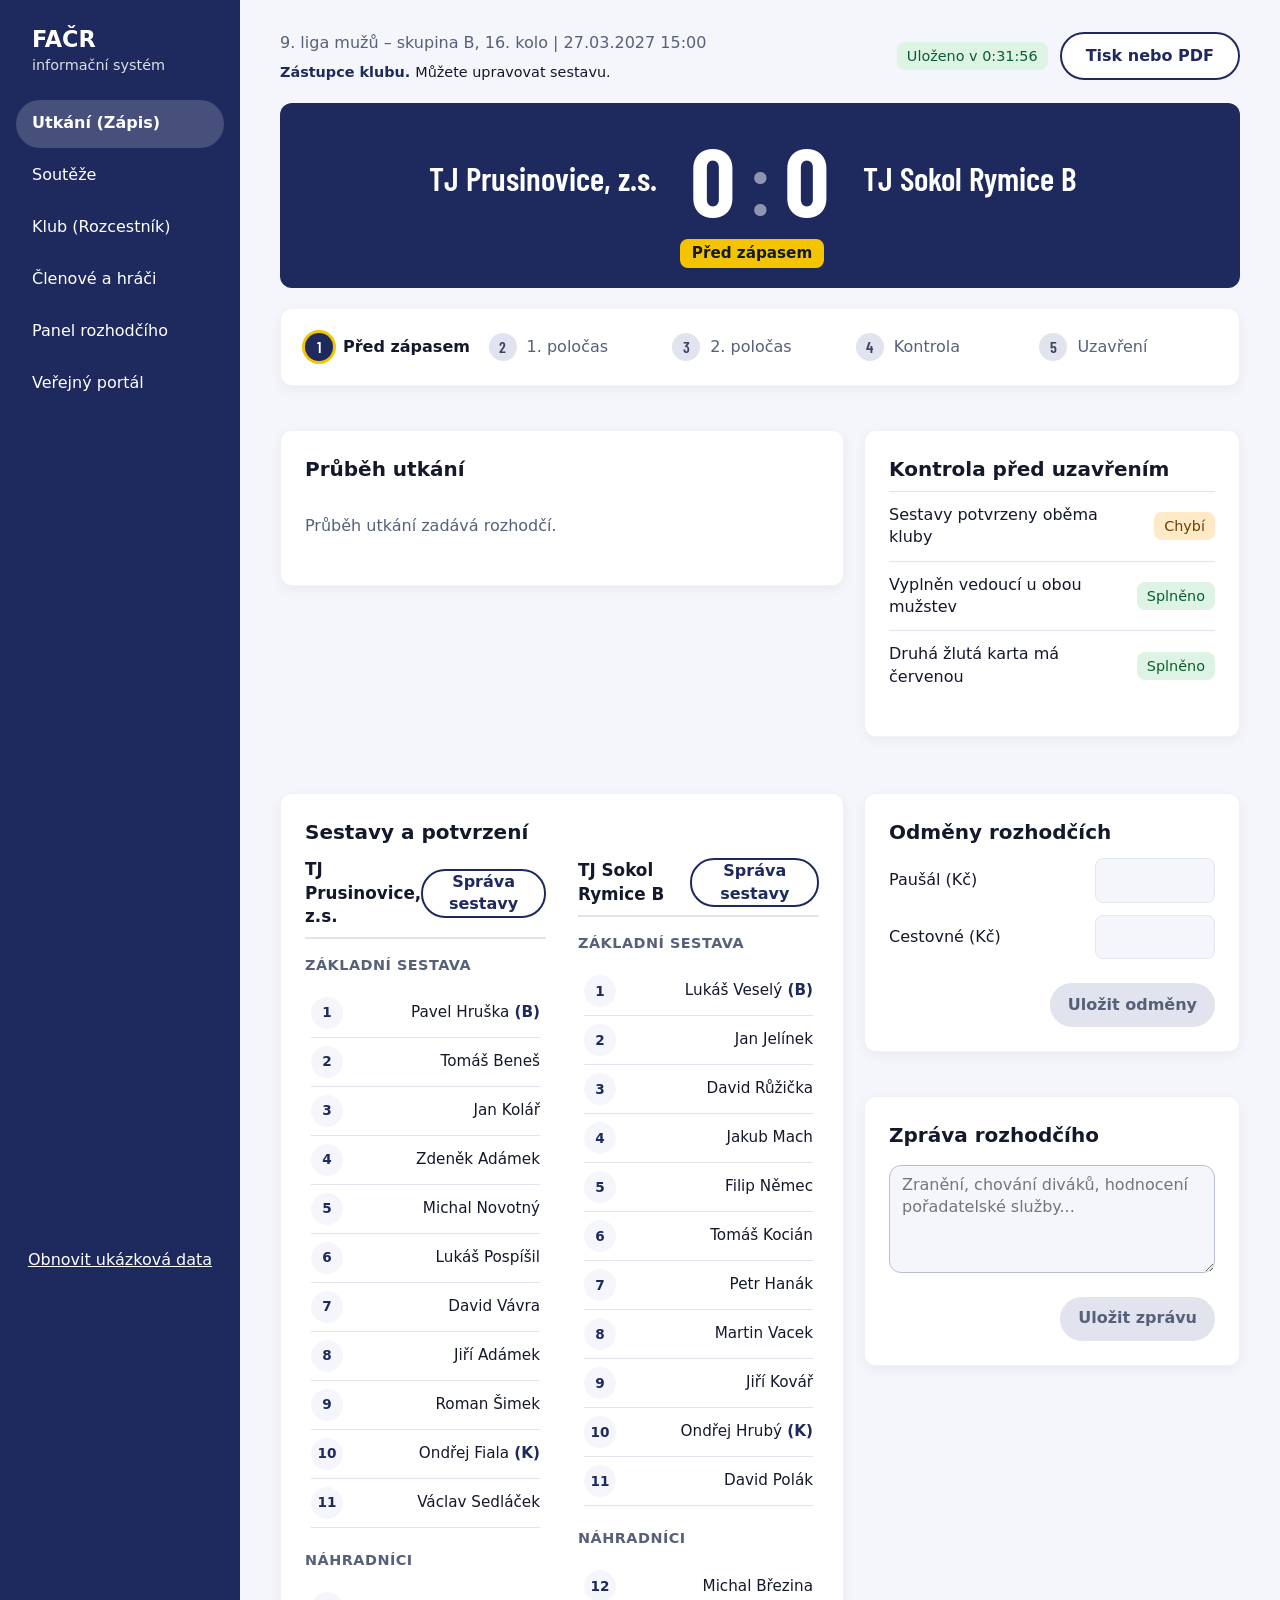
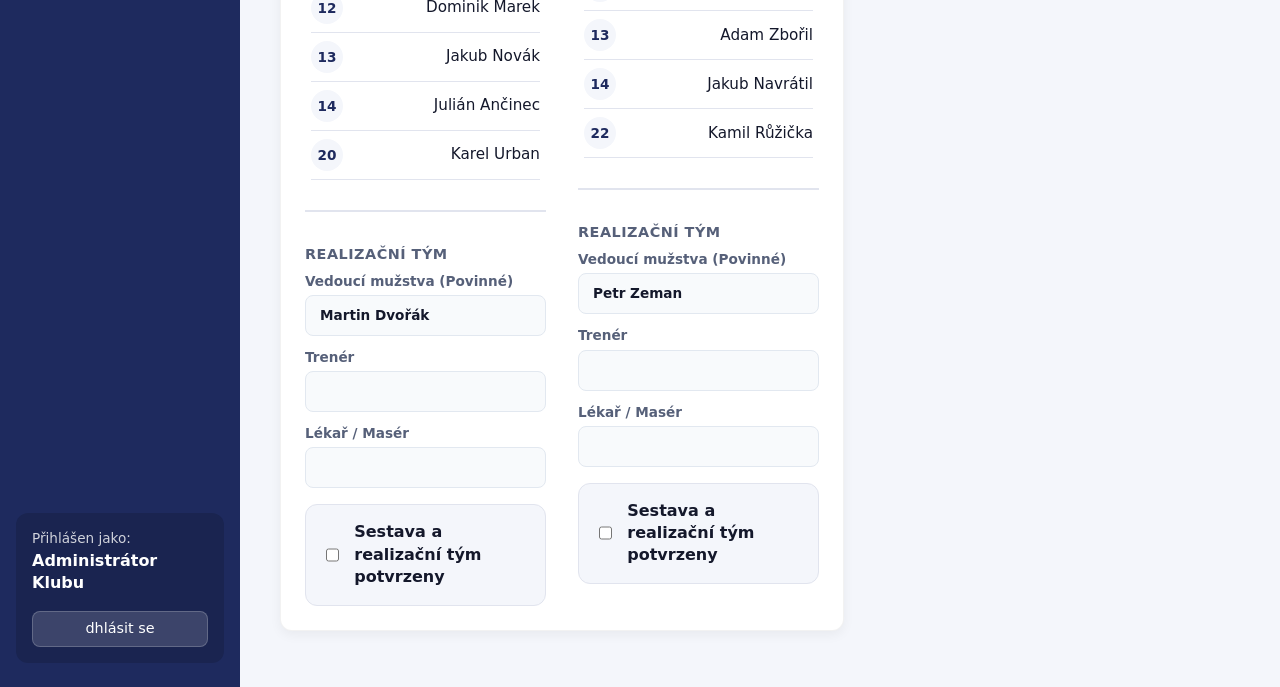
<file: index.html>
<!doctype html>
<html lang="cs">
<head>
<meta charset="utf-8">
<meta name="viewport" content="width=device-width, initial-scale=1">
<title>Zápis o utkání – redesign IS FAČR (demo)</title>
<link rel="preconnect" href="https://fonts.googleapis.com">
<link rel="preconnect" href="https://fonts.gstatic.com" crossorigin>
<link href="https://fonts.googleapis.com/css2?family=Barlow+Condensed:wght@500;600;700&display=swap" rel="stylesheet">
<link rel="stylesheet" href="css/styles.css">
</head>
<body>
<div class="layout">
  <nav class="side" aria-label="Hlavní navigace">
  <a href="portal.html" class="brand" style="display: block; padding: 0; min-height: auto; border-radius: 0; background: transparent;">FAČR <span>informační systém</span></a>
  <a href="index.html?id=1003" aria-current="page">Utkání (Zápis)</a>
  <a href="public-league.html">Soutěže</a>
  
  <!-- Odkazy jen pro klub -->
  <a href="dashboard.html" class="only-club">Klub (Rozcestník)</a>
  <a href="players.html" class="only-club">Členové a hráči</a>
  
  <!-- Odkaz jen pro rozhodčího -->
  <a href="referee.html" class="only-referee">Panel rozhodčího</a>
  
  <a href="portal.html">Veřejný portál</a>
    <button type="button" class="link-btn" id="reset">Obnovit ukázková data</button>
    <!-- Uživatelský profil a odhlášení na konci menu -->
    <div style="margin-top: auto; padding: 16px; background: rgba(0,0,0,0.15); border-radius: 12px;">
      <div style="font-size: 0.85rem; opacity: 0.8; margin-bottom: 2px;">Přihlášen jako:</div>
      <div id="sidebar-user-name" style="font-weight: 600; margin-bottom: 16px;">Administrátor Klubu</div>
      <a href="login.html" onclick="localStorage.removeItem('facr-role')" style="display: flex; align-items: center; justify-content: center; background: rgba(255,255,255,0.15); border: 1px solid rgba(255,255,255,0.2); border-radius: 8px; color: #fff; text-decoration: none; min-height: 36px; font-weight: 500; font-size: 0.9rem;">
        dhlásit se
      </a>
    </div>
  </nav>

  <main class="main">
    <header class="head">
      <div>
        <p class="muted" id="match-meta">Načítání utkání...</p>
        <h1 id="title" class="sr-only"></h1>
        <!-- Nový štítek pro zobrazení role a práv -->
        <div id="role-warning" style="margin-top: 8px; font-weight: 500; font-size: 0.9rem;"></div>
      </div>
      <div class="actions">
        <span id="saved" class="chip ok" role="status" aria-live="polite"></span>
        <button type="button" class="btn outline" id="print">Tisk nebo PDF</button>
        <button type="button" class="btn" id="next"></button>
      </div>
    </header>

    <section class="scoreboard" id="scoreboard" aria-label="Skóre">
      <p class="sb-team sb-home" id="sb-home"></p>
      <p class="sb-score" id="score"><span id="score-home">0</span><span class="sb-sep" aria-hidden="true">:</span><span id="score-away">0</span></p>
      <p class="sb-team sb-away" id="sb-away"></p>
      <div class="sb-meta"><span class="sb-phase" id="sb-phase"></span><span id="half"></span></div>
    </section>

    <ol class="stepper card" id="stepper" aria-label="Postup zápisu"></ol>

    <div class="grid">
      <section class="card" aria-labelledby="ev-h">
        <div class="card-head">
          <h2 id="ev-h">Průběh utkání</h2>
          <button type="button" class="btn" id="add">Přidat událost</button>
        </div>
        <ul class="timeline" id="events"></ul>
      </section>

      <div class="col">
        <section class="card" aria-labelledby="ch-h">
          <h2 id="ch-h">Kontrola před uzavřením</h2>
          <ul class="checks" id="checks"></ul>
        </section>
      </div>
    </div>

    <!-- Nové moduly: Sestavy, Odměny, Zpráva -->
    <div class="grid" style="margin-top: 12px;">
      <section class="card" aria-labelledby="lu-h">
        <div class="card-head">
          <h2 id="lu-h">Sestavy a potvrzení</h2>
        </div>
        <div class="lineups" id="lineups"></div>
      </section>

      <div class="col">
        <section class="card" aria-labelledby="rew-h">
          <h2 id="rew-h">Odměny rozhodčích</h2>
          <form id="rewards-form" class="form-stacked">
            <label>Paušál (Kč) <input type="number" name="fee" min="0" step="10" required></label>
            <label>Cestovné (Kč) <input type="number" name="travel" min="0" step="10" required></label>
            <div style="text-align: right; margin-top: 12px;">
              <button type="submit" class="btn outline small">Uložit odměny</button>
            </div>
          </form>
        </section>

        <section class="card" aria-labelledby="rep-h">
          <h2 id="rep-h">Zpráva rozhodčího</h2>
          <form id="report-form" class="form-stacked">
            <textarea name="report" rows="4" placeholder="Zranění, chování diváků, hodnocení pořadatelské služby..."></textarea>
            <div style="text-align: right; margin-top: 12px;">
              <button type="submit" class="btn outline small">Uložit zprávu</button>
            </div>
          </form>
        </section>
      </div>
    </div>
  </main>
</div>

<!-- Dialog pro správu sestavy -->
<dialog id="roster-dialog" aria-labelledby="rost-title">
  <h2 id="rost-title">Správa sestavy</h2>
  <div class="roster-header">
    <span>Č.</span>
    <span>Jméno hráče</span>
    <span title="Základ">Z</span>
    <span title="Brankář">B</span>
    <span title="Kapitán">K</span>
    <span></span>
  </div>
  <form id="roster-form" class="roster-edit-list"></form>
  <div class="add-player-box">
    <input type="number" id="new-p-num" placeholder="Č." min="1" max="99">
    <input type="text" id="new-p-name" placeholder="Nové jméno hráče">
    <button type="button" class="btn outline small" id="add-player-btn">Přidat</button>
  </div>
  <p id="rost-error" class="error" style="font-size: 0.85rem; margin: 0 0 12px; text-align: center;"></p>
  <div class="dlg-actions">
    <button type="button" class="btn outline" id="rost-cancel">Zavřít</button>
    <button type="button" class="btn" id="rost-save">Uložit sestavu</button>
  </div>
</dialog>

<!-- Dialog události -->
<dialog id="event-dialog" aria-labelledby="dlg-title">
  <form id="event-form" novalidate>
    <h2 id="dlg-title">Nová událost</h2>
    <fieldset class="seg"><legend>Typ události</legend>
      <label class="choice"><input type="radio" name="type" value="goal" checked><span>Gól</span></label>
      <label class="choice"><input type="radio" name="type" value="yellow"><span>Žlutá karta</span></label>
      <label class="choice"><input type="radio" name="type" value="red"><span>Červená karta</span></label>
      <label class="choice"><input type="radio" name="type" value="sub"><span>Střídání</span></label>
    </fieldset>
    <fieldset class="seg" id="team-box"><legend>Družstvo</legend></fieldset>
    <fieldset class="players"><legend id="player-legend">Hráč, číslo dresu</legend><div class="pgrid" id="player-grid"></div></fieldset>
    <fieldset class="players" id="in-box" hidden><legend>Nastupuje, číslo dresu</legend><div class="pgrid" id="in-grid"></div></fieldset>
    <fieldset class="seg" id="kind-box"><legend>Typ branky</legend>
      <label class="choice"><input type="radio" name="kind" value="regular" checked><span>Branka</span></label>
      <label class="choice"><input type="radio" name="kind" value="penalty"><span>Pokutový kop</span></label>
      <label class="choice"><input type="radio" name="kind" value="own"><span>Vlastní branka</span></label>
    </fieldset>
    <div style="display: flex; gap: 20px; align-items: center; margin-top: 12px;">
      <label class="minute">Minuta <input type="number" name="minute" min="1" max="120" inputmode="numeric"></label>
      <div id="goal-count-box" style="display: flex; gap: 8px; align-items: center;">
        <label for="goal-count">Počet branek</label>
        <input type="number" id="goal-count" value="1" min="1" max="10" style="width: 70px;">
      </div>
    </div>
    <p id="form-error" class="error" role="alert"></p>
    <div class="dlg-actions">
      <button type="button" class="btn outline" id="cancel">Zrušit</button>
      <button type="submit" class="btn">Uložit událost</button>
    </div>
  </form>
</dialog>

<!-- Potvrzovací dialog -->
<dialog id="confirm-dialog" aria-labelledby="cf-title">
  <h2 id="cf-title"></h2>
  <p id="cf-text"></p>
  <div class="dlg-actions">
    <button type="button" class="btn outline" id="cf-no">Zrušit</button>
    <button type="button" class="btn" id="cf-yes"></button>
  </div>
</dialog>

<!-- Databáze a logika aplikace -->
<script src="js/db.js"></script>
<script src="js/store.js"></script>
<script src="js/match.js"></script>
</body>
</html>
</file>
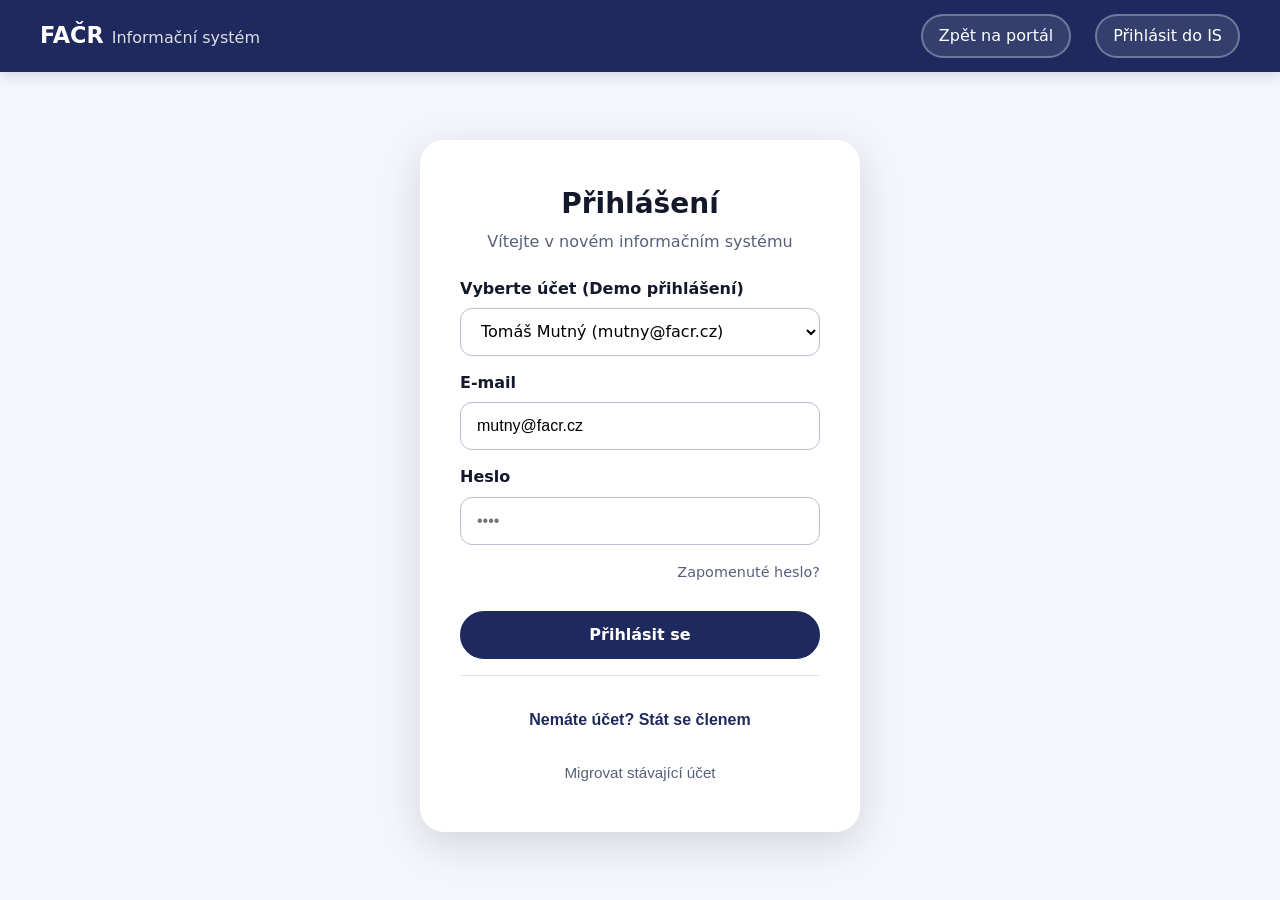
<file: dashboard.html>
<!doctype html>
<html lang="cs">
<head>
<meta charset="utf-8">
<meta name="viewport" content="width=device-width, initial-scale=1">
<title>Hlavní panel – IS FAČR</title>
<script>
  const role = localStorage.getItem('facr-role');
  if (role !== 'club') {
    window.location.href = role === 'referee' ? 'referee.html' : 'login.html';
  }
</script>
<link rel="stylesheet" href="css/styles.css">
<style>
  .stats-grid { display: grid; grid-template-columns: repeat(auto-fit, minmax(150px, 1fr)); gap: 16px; margin-bottom: 24px; }
  .stat-card { background: var(--primary); color: #fff; padding: 20px; border-radius: var(--radius); text-align: center; box-shadow: 0 4px 12px rgba(30,42,94,.15); }
  .stat-card .val { font-size: 2rem; font-weight: 700; margin-bottom: 4px; }
  .stat-card .lbl { font-size: 0.9rem; opacity: 0.9; }
  .stat-card.alert { background: var(--danger); }

  .links-grid { display: grid; grid-template-columns: repeat(auto-fit, minmax(220px, 1fr)); gap: 20px; margin-bottom: 24px; }
  .link-group { background: var(--card); padding: 20px; border-radius: var(--radius); box-shadow: 0 1px 3px rgba(20,24,43,.12); }
  .link-group h3 { margin-top: 0; font-size: 1rem; color: var(--muted); border-bottom: 2px solid var(--line); padding-bottom: 8px; margin-bottom: 12px; }
  .link-group ul { list-style: none; padding: 0; margin: 0; display: flex; flex-direction: column; gap: 4px; }
  .link-group a { display: flex; align-items: center; text-decoration: none; color: var(--text); font-weight: 500; min-height: 40px; padding: 0 8px; border-radius: 8px; transition: background 0.2s; }
  .link-group a:hover { background: var(--surface); color: var(--primary); }

  .table-wrapper { overflow-x: auto; background: var(--card); border-radius: var(--radius); box-shadow: 0 1px 3px rgba(20,24,43,.12); }
  .data-table { width: 100%; border-collapse: collapse; min-width: 600px; }
  .data-table th, .data-table td { padding: 16px; text-align: left; border-bottom: 1px solid var(--line); }
  .data-table th { background: #f8f9fc; color: var(--muted); font-weight: 600; font-size: 0.9rem; }
  .data-table tr:last-child td { border-bottom: none; }
  .data-table tbody tr:hover { background: var(--surface); }
  
  .badge-link { display: inline-flex; align-items: center; justify-content: center; background: var(--primary); color: #fff; text-decoration: none; font-weight: 600; font-size: 0.9rem; padding: 6px 16px; border-radius: 20px; min-height: 36px; }
  .badge-link:hover { opacity: 0.9; }
</style>
</head>
<body>

<div class="layout">
  <nav class="side" aria-label="Hlavní navigace">
    <a href="portal.html" class="brand" style="display: block; padding: 0; min-height: auto; border-radius: 0; background: transparent;">FAČR <span>informační systém</span></a>
    <a href="dashboard.html" aria-current="page">Rozcestník klubu</a>
    <a href="players.html">Přehled členů</a>
    <a href="players.html">Přehled hráčů</a>
    <a href="index.html?id=1003" id="nav-match-link">Družstva a utkání</a>
    <a href="public-league.html">Soutěže (veřejné)</a>
    <a href="portal.html">Veřejný portál</a>
    <button type="button" class="link-btn" onclick="resetAllMatches()">Resetovat všechny zápisy</button>
    
    <div style="margin-top: auto; padding: 16px; background: rgba(0,0,0,0.15); border-radius: 12px;">
      <div style="font-size: 0.85rem; opacity: 0.8; margin-bottom: 2px;">Přihlášen jako:</div>
      <div id="club-sidebar-name" style="font-weight: 600; margin-bottom: 16px;">Administrátor Klubu</div>
      <a href="login.html" onclick="localStorage.removeItem('facr-role'); localStorage.removeItem('facr-user-id');" style="display: flex; align-items: center; justify-content: center; background: rgba(255,255,255,0.15); border: 1px solid rgba(255,255,255,0.2); border-radius: 8px; color: #fff; text-decoration: none; min-height: 36px; font-weight: 500; font-size: 0.9rem;">
        Odhlásit se
      </a>
    </div>
  </nav>

  <main class="main">
    <header class="head">
      <div>
        <p class="muted" id="club-id-label">ID: —</p>
        <h1 id="title">Načítání klubu...</h1>
      </div>
      <div class="actions">
        <span class="chip ok">Fotbal</span>
      </div>
    </header>

    <!-- Přehledové statistiky -->
    <div class="stats-grid">
      <div class="stat-card">
        <div class="val" id="stat-players">—</div>
        <div class="lbl">Hráčů na soupisce</div>
      </div>
      <div class="stat-card">
        <div class="val" id="stat-rank">—</div>
        <div class="lbl">Pořadí v 9. lize sk. B</div>
      </div>
      <div class="stat-card alert">
        <div class="val" id="stat-upcoming">—</div>
        <div class="lbl">Nadcházející utkání</div>
      </div>
    </div>

    <!-- Rychlé odkazy -->
    <h2 style="margin-bottom: 16px;">Rychlé odkazy</h2>
    <div class="links-grid">
      <div class="link-group">
        <h3>Klub</h3>
        <ul>
          <li><a href="public-club.html" id="link-public-club">Veřejný profil klubu</a></li>
          <li><a href="dashboard.html">Žádosti klubu</a></li>
          <li><a href="dashboard.html">Administrátoři klubu</a></li>
        </ul>
      </div>
      <div class="link-group">
        <h3>Členové a hráči</h3>
        <ul>
          <li><a href="players.html">Přehled členů</a></li>
          <li><a href="players.html">Přehled hráčů</a></li>
        </ul>
      </div>
      <div class="link-group">
        <h3>Družstva a utkání</h3>
        <ul>
          <li><a href="index.html?id=1003" id="link-next-match">Utkání klubu (Zápis)</a></li>
          <li><a href="public-league.html">Tabulka 9. ligy sk. B</a></li>
          <li><a href="public-club.html" id="link-roster">Soupiska mužstva</a></li>
        </ul>
      </div>
      <div class="link-group">
        <h3>Veřejná část</h3>
        <ul>
          <li><a href="portal.html">Hlavní portál FAČR</a></li>
          <li><a href="public-clubs.html">Adresář klubů</a></li>
          <li><a href="public-players.html">Databáze hráčů</a></li>
        </ul>
      </div>
    </div>

    <!-- Tabulka utkání klubu -->
    <section aria-labelledby="utkani-h">
      <h2 id="utkani-h" style="margin-bottom: 16px;">Utkání klubu</h2>
      <div class="table-wrapper">
        <table class="data-table">
          <thead>
            <tr>
              <th>Datum a čas</th>
              <th>Domácí</th>
              <th>Hosté</th>
              <th>Soutěž / Kolo</th>
              <th>Akce</th>
            </tr>
          </thead>
          <tbody id="club-matches-body">
            <!-- Vygenerováno podle přihlášeného klubu -->
          </tbody>
        </table>
      </div>
    </section>

  </main>
</div>

<script src="js/db.js"></script>
<script>
  const currentUser = getCurrentUser();
  const clubId = (currentUser && currentUser.clubId) ? currentUser.clubId : '7210321';
  const club = getClub(clubId);

  if (club) {
    // 1. Hlavička a boční panel
    document.getElementById('club-id-label').textContent = `ID: ${club.id} | Okres ${club.district}`;
    document.getElementById('title').textContent = club.name;
    if (currentUser) {
      document.getElementById('club-sidebar-name').textContent = currentUser.name;
    }

    // 2. Dynamické odkazy na veřejný profil klubu
    document.getElementById('link-public-club').href = `public-club.html?id=${club.id}`;
    document.getElementById('link-roster').href = `public-club.html?id=${club.id}`;

    // 3. Statistiky z databáze
    const clubPlayers = getPlayersByClub(club.id);
    const standing = db.league.standings.find(s => s.clubId === club.id);
    const clubMatches = db.matches.filter(m => m.homeId === club.id || m.awayId === club.id);
    const upcomingMatches = clubMatches.filter(m => m.status === 'scheduled');

    document.getElementById('stat-players').textContent = clubPlayers.length;
    document.getElementById('stat-rank').textContent = standing ? `${standing.rank}.` : '—';
    document.getElementById('stat-upcoming').textContent = upcomingMatches.length;

    // 4. Nastavení odkazu na nejbližší neodehraný zápas (pokud existuje)
    const firstMatch = upcomingMatches[0] || clubMatches[0];
    if (firstMatch) {
      document.getElementById('nav-match-link').href = `index.html?id=${firstMatch.id}`;
      document.getElementById('link-next-match').href = `index.html?id=${firstMatch.id}`;
    }

    // 5. Vykreslení tabulky utkání přihlášeného klubu
    const tbody = document.getElementById('club-matches-body');
    if (clubMatches.length === 0) {
      tbody.innerHTML = '<tr><td colspan="5" class="muted">Klub nemá v databázi žádná utkání.</td></tr>';
    } else {
      tbody.innerHTML = clubMatches.map(m => {
        const isPlayed = m.status === 'played';
        const actionHtml = isPlayed
          ? `<a href="public-match.html?id=${m.id}" class="chip" style="text-decoration: none;">Uzavřeno (${m.scoreHome}:${m.scoreAway})</a>`
          : `<a href="index.html?id=${m.id}" class="badge-link">Otevřít zápis</a>`;

        return `
          <tr>
            <td><strong>${m.date}</strong></td>
            <td style="${m.homeId === club.id ? 'font-weight: 700;' : ''}">${getClubName(m.homeId)}</td>
            <td style="${m.awayId === club.id ? 'font-weight: 700;' : ''}">${getClubName(m.awayId)}</td>
            <td class="muted">${db.league.name}<br>${m.round}. kolo</td>
            <td>${actionHtml}</td>
          </tr>
        `;
      }).join('');
    }
  }
</script>
</body>
</html>
</file>
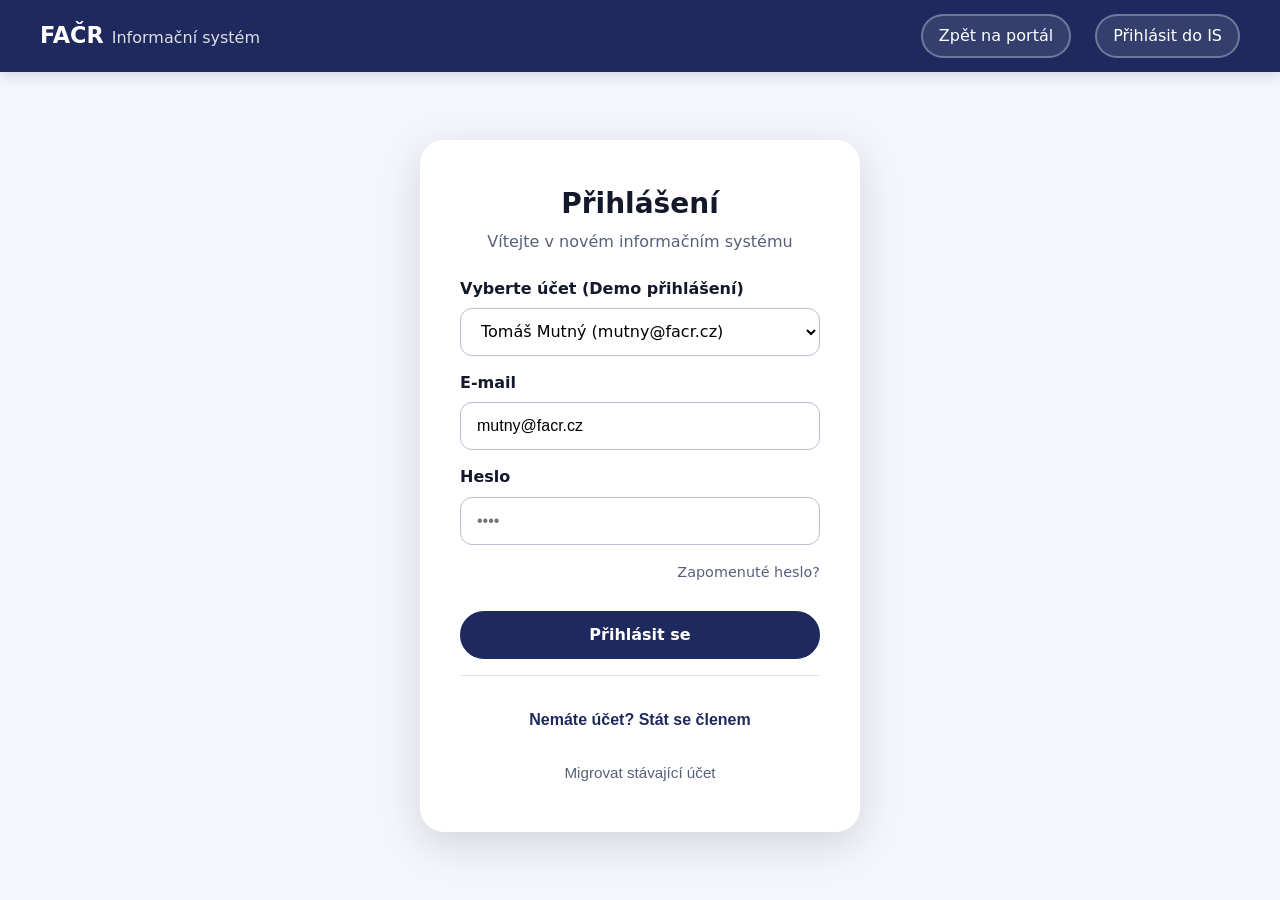
<file: login.html>
<!doctype html>
<html lang="cs">
<head>
<meta charset="utf-8">
<meta name="viewport" content="width=device-width, initial-scale=1">
<title>Autentizace – IS FAČR</title>
<script>
  const activeRole = localStorage.getItem('facr-role');
  if (activeRole === 'club') window.location.href = 'dashboard.html';
  if (activeRole === 'referee') window.location.href = 'referee.html';
</script>
<link rel="stylesheet" href="css/styles.css">
<style>
  body { background: var(--surface); display: flex; flex-direction: column; min-height: 100vh; }
  
  .public-header { 
    background: var(--primary); color: #fff; padding: 0 40px; height: 72px; 
    display: flex; justify-content: space-between; align-items: center; 
    box-shadow: 0 4px 12px rgba(30,42,94,.15); position: sticky; top: 0; z-index: 100;
  }
  .public-brand { font-size: 1.4rem; font-weight: 700; margin: 0; display: flex; align-items: baseline; gap: 8px; text-decoration: none; color: #fff; }
  .public-brand span { font-size: 1rem; font-weight: 400; opacity: 0.85; }
  .public-nav { display: flex; gap: 24px; align-items: center; }
  .public-nav a { color: rgba(255,255,255,0.85); text-decoration: none; font-weight: 500; font-size: 1rem; transition: color 0.2s; }
  .public-nav a:hover { color: #fff; }
  .public-nav a.btn { display: inline-flex; align-items: center; justify-content: center; }

  .login-layout {
    flex-grow: 1;
    display: flex; align-items: center; justify-content: center;
    background: var(--surface) url('https://upload.wikimedia.org/wikipedia/commons/thumb/1/1b/Czech_Republic_football_association_logo.svg/512px-Czech_Republic_football_association_logo.svg.png') no-repeat center center;
    background-size: 15%; background-blend-mode: soft-light; padding: 40px 20px;
  }
  .login-card {
    background: var(--card); width: 100%; max-width: 440px; padding: 40px;
    border-radius: 24px; box-shadow: 0 12px 40px rgba(20,24,43,0.15);
  }
  .login-card h1 { margin-bottom: 8px; font-size: 1.75rem; text-align: center; }
  .login-card p.subtitle { color: var(--muted); margin-bottom: 24px; text-align: center; }
  
  .form-group { text-align: left; margin-bottom: 16px; }
  .form-group label { display: block; font-weight: 600; margin-bottom: 8px; color: var(--text); }
  .form-group input, .form-group select { width: 100%; min-height: var(--target); padding: 0 16px; font-size: 1rem; border: 1px solid #B9BFD3; border-radius: 12px; background: #fff; }
  .form-group input:focus, .form-group select:focus { outline: 3px solid #4A63D6; outline-offset: 1px; }
  
  .login-btn { width: 100%; margin-top: 8px; margin-bottom: 16px; }
  
  .auth-links { display: flex; flex-direction: column; gap: 12px; padding-top: 24px; border-top: 1px solid var(--line); text-align: center; }
  .auth-links button { background: none; border: none; color: var(--primary); font-weight: 600; min-height: 40px; cursor: pointer; font-size: 1rem; }
  .auth-links button:hover { text-decoration: underline; }
  .auth-links button.muted-link { color: var(--muted); font-weight: 500; font-size: 0.95rem; }

  .auth-view { display: none; }
  .auth-view.active { display: block; animation: fadeIn 0.3s ease; }

  @keyframes fadeIn { from { opacity: 0; transform: translateY(5px); } to { opacity: 1; transform: translateY(0); } }
  
  @media (max-width: 768px) {
    .public-header { padding: 16px 20px; flex-direction: column; height: auto; gap: 16px; }
  }
</style>
</head>
<body>

<header class="public-header">
  <a href="portal.html" class="public-brand">FAČR <span>Informační systém</span></a>
  <nav class="public-nav">
    <a href="portal.html" class="btn outline small" style="background: rgba(255,255,255,0.1); border-color: rgba(255,255,255,0.3); color: #fff;">Zpět na portál</a>
  </nav>
</header>

<div class="login-layout">
  <main class="login-card">
    
    <!-- 1. PŘIHLÁŠENÍ -->
    <div id="view-login" class="auth-view active">
      <h1>Přihlášení</h1>
      <p class="subtitle">Vítejte v novém informačním systému</p>
      <form id="login-form">
        <div class="form-group">
          <label for="account">Vyberte účet (Demo přihlášení)</label>
          <select id="account">
            <optgroup label="Rozhodčí">
              <option value="ref1">Tomáš Mutný (mutny@facr.cz)</option>
              <option value="ref2">Lukáš Král (kral@facr.cz)</option>
              <option value="ref3">Petr Novotný (novotny@facr.cz)</option>
            </optgroup>
            <optgroup label="Kluby">
              <option value="club1">TJ Prusinovice, z.s. (prusinovice@facr.cz)</option>
              <option value="club2">FC Kostelec u Holešova (kostelec@facr.cz)</option>
              <option value="club3">TJ Sokol Rymice B (rymice@facr.cz)</option>
            </optgroup>
          </select>
        </div>
        <div class="form-group">
          <label for="email">E-mail</label>
          <input type="email" id="email" placeholder="mutny@facr.cz">
        </div>
        <div class="form-group">
          <label for="password">Heslo</label>
          <input type="password" id="password" placeholder="••••">
        </div>
        <div style="text-align: right; margin-bottom: 20px;">
          <a href="#" style="color: var(--muted); font-size: 0.9rem; text-decoration: none;">Zapomenuté heslo?</a>
        </div>
        <button type="submit" class="btn login-btn">Přihlásit se</button>
      </form>
      <div class="auth-links">
        <button type="button" onclick="switchView('view-register')">Nemáte účet? Stát se členem</button>
        <button type="button" onclick="switchView('view-migrate')" class="muted-link">Migrovat stávající účet</button>
      </div>
    </div>

    <!-- 2. REGISTRACE -->
    <div id="view-register" class="auth-view">
      <h1>Registrace</h1>
      <p class="subtitle">Založte si účet a staňte se členem</p>
      <form action="portal.html" method="GET">
        <div class="form-group"><label>Jméno a příjmení</label><input type="text" required></div>
        <div class="form-group"><label>E-mail</label><input type="email" required></div>
        <div class="form-group"><label>Nové heslo</label><input type="password" required></div>
        <button type="submit" class="btn login-btn">Vytvořit účet</button>
      </form>
      <div class="auth-links"><button type="button" onclick="switchView('view-login')">Zpět na přihlášení</button></div>
    </div>
    
    <!-- 3. MIGRACE -->
    <div id="view-migrate" class="auth-view">
      <h1>Migrace člena</h1>
      <p class="subtitle">Přechod ze starého systému</p>
      <form action="portal.html" method="GET">
        <div class="form-group"><label>ID člena (FAČR)</label><input type="text" placeholder="Např. 90123456" required></div>
        <div class="form-group"><label>Heslo ze starého systému</label><input type="password" required></div>
        <button type="submit" class="btn login-btn">Provést migraci</button>
      </form>
      <div class="auth-links"><button type="button" onclick="switchView('view-login')">Zpět na přihlášení</button></div>
    </div>

  </main>
</div>

<script src="js/db.js"></script>
<script>
  function switchView(viewId) {
    document.querySelectorAll('.auth-view').forEach(el => el.classList.remove('active'));
    document.getElementById(viewId).classList.add('active');
  }

  // Automatické předvyplnění e-mailu podle vybraného demo účtu
  const accountSelect = document.getElementById('account');
  const emailInput = document.getElementById('email');
  function syncEmailPlaceholder() {
    const u = db.users.find(x => x.id === accountSelect.value);
    if (u) emailInput.value = u.email;
  }
  accountSelect.addEventListener('change', syncEmailPlaceholder);
  syncEmailPlaceholder();

  document.getElementById('login-form').addEventListener('submit', function(e) {
    e.preventDefault(); 
    const userId = accountSelect.value;
    const user = db.users.find(u => u.id === userId);
    if (!user) return;

    localStorage.setItem('facr-role', user.role); 
    localStorage.setItem('facr-user-id', user.id); 
    
    window.location.href = user.role === 'club' ? 'dashboard.html' : 'referee.html';
  });
</script>
</body>
</html>
</file>
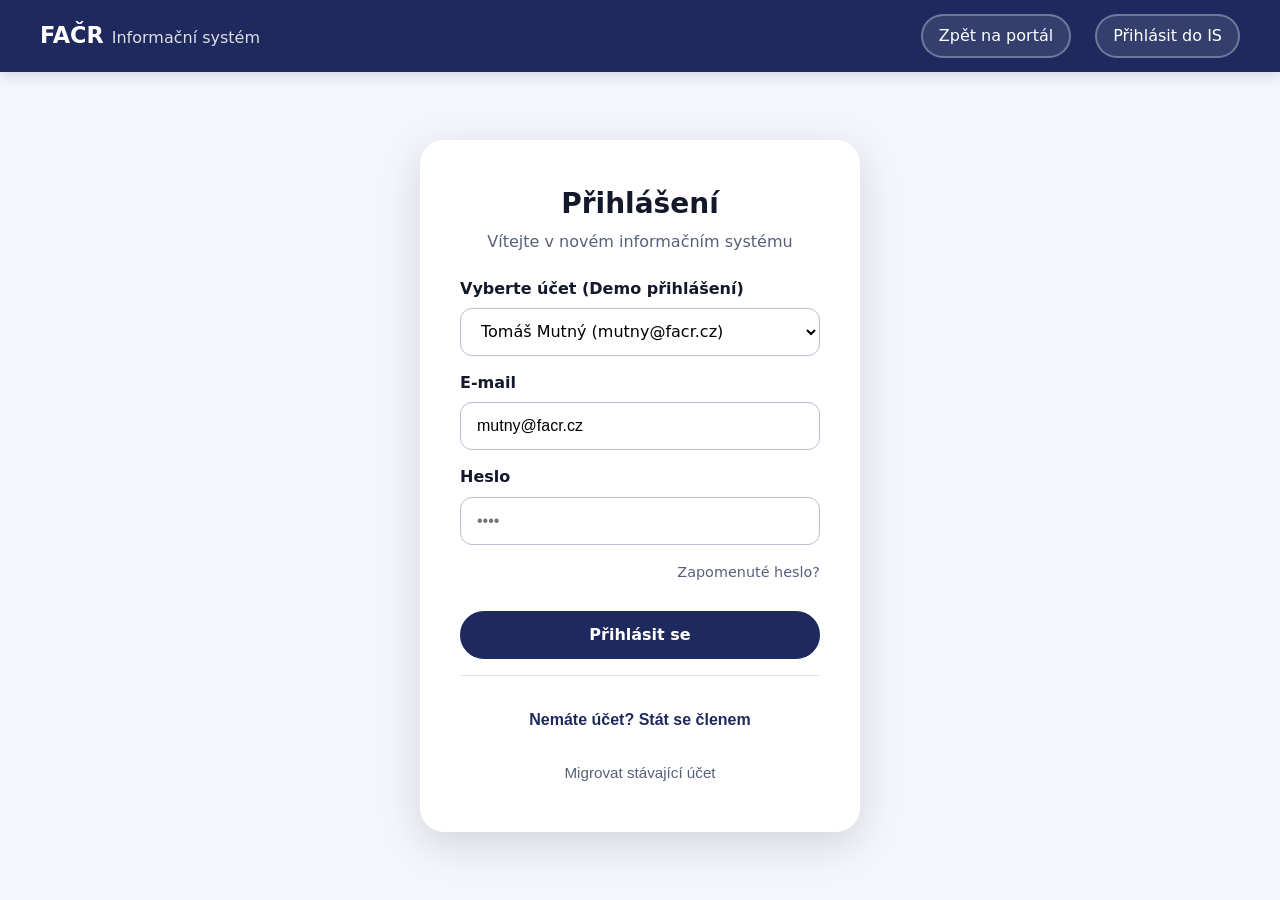
<file: players.html>
<!doctype html>
<html lang="cs">
<head>
<meta charset="utf-8">
<meta name="viewport" content="width=device-width, initial-scale=1">
<title>Přehled hráčů – IS FAČR</title>
<script>
  const role = localStorage.getItem('facr-role');
  if (role !== 'club') {
    window.location.href = role === 'referee' ? 'referee.html' : 'login.html';
  }
</script>
<link rel="stylesheet" href="css/styles.css">
<style>
  .filter-bar { background: var(--card); padding: 20px; border-radius: var(--radius); box-shadow: 0 1px 3px rgba(20,24,43,.12); margin-bottom: 24px; display: flex; gap: 16px; flex-wrap: wrap; align-items: flex-end; }
  .filter-group { flex: 1; min-width: 200px; }
  .filter-group label { display: block; font-size: 0.85rem; font-weight: 600; color: var(--muted); margin-bottom: 8px; }
  .filter-group input, .filter-group select { width: 100%; min-height: var(--target); padding: 0 12px; border: 1px solid var(--line); border-radius: 12px; font: inherit; background: #fff; }
  .filter-group input:focus, .filter-group select:focus { outline: 3px solid #4A63D6; outline-offset: 1px; }
  
  .players-grid { display: grid; grid-template-columns: repeat(auto-fill, minmax(300px, 1fr)); gap: 20px; }
  .player-card { background: var(--card); border-radius: var(--radius); box-shadow: 0 1px 3px rgba(20,24,43,.12); overflow: hidden; display: flex; flex-direction: column; text-decoration: none; color: inherit; transition: transform 0.2s, box-shadow 0.2s; }
  .player-card:hover { transform: translateY(-2px); box-shadow: 0 8px 24px rgba(30,42,94,.15); }
  
  .pc-header { padding: 16px; display: flex; gap: 16px; align-items: center; border-bottom: 1px solid var(--line); }
  .pc-avatar { width: 64px; height: 64px; border-radius: 50%; background: var(--surface); display: flex; justify-content: center; align-items: center; font-size: 1.5rem; font-weight: 700; color: var(--primary); flex-shrink: 0; }
  .pc-info h3 { margin: 0 0 4px 0; font-size: 1.1rem; }
  .pc-info .id { font-size: 0.85rem; color: var(--muted); font-family: monospace; }
  
  .pc-body { padding: 16px; flex-grow: 1; display: grid; grid-template-columns: 1fr 1fr; gap: 12px; font-size: 0.9rem; }
  .pc-data-group { display: flex; flex-direction: column; }
  .pc-data-group span:first-child { font-size: 0.75rem; color: var(--muted); text-transform: uppercase; letter-spacing: 0.5px; }
  .pc-data-group span:last-child { font-weight: 500; }
  
  .pc-footer { padding: 12px 16px; background: var(--surface); display: flex; justify-content: space-between; align-items: center; }
  .status-dot { display: inline-block; width: 10px; height: 10px; border-radius: 50%; margin-right: 6px; }
  .status-dot.active { background: var(--ok); }
  .status-dot.inactive { background: var(--danger); }
</style>
</head>
<body>

<div class="layout">
  <nav class="side" aria-label="Hlavní navigace">
    <a href="portal.html" class="brand" style="display: block; padding: 0; min-height: auto; border-radius: 0; background: transparent; text-decoration: none;">FAČR <span>informační systém</span></a>
    <a href="dashboard.html">Rozcestník klubu</a>
    <a href="players.html" aria-current="page">Přehled hráčů a členů</a>
    <a href="index.html?id=1003" id="nav-match-link">Družstva a utkání</a>
    <a href="public-club.html" id="nav-public-club">Veřejný profil klubu</a>
    <a href="portal.html">Veřejný portál</a>
    
    <div style="margin-top: auto; padding: 16px; background: rgba(0,0,0,0.15); border-radius: 12px;">
      <div style="font-size: 0.85rem; opacity: 0.8; margin-bottom: 2px;">Přihlášen jako:</div>
      <div id="club-sidebar-name" style="font-weight: 600; margin-bottom: 16px;">Administrátor Klubu</div>
      <a href="login.html" onclick="localStorage.removeItem('facr-role'); localStorage.removeItem('facr-user-id');" style="display: flex; align-items: center; justify-content: center; background: rgba(255,255,255,0.15); border: 1px solid rgba(255,255,255,0.2); border-radius: 8px; color: #fff; text-decoration: none; min-height: 36px; font-weight: 500; font-size: 0.9rem;">
        Odhlásit se
      </a>
    </div>
  </nav>

  <main class="main">
    <header class="head">
      <div>
        <p class="muted" id="club-id-label">ID: —</p>
        <h1 id="title">Evidence hráčů</h1>
      </div>
      <div class="actions">
        <button type="button" class="btn outline" onclick="alert('Export do XLS je v demu vypnutý.')">Export (XLS)</button>
        <button type="button" class="btn" onclick="alert('Přidávání hráčů je v demu vypnuté.')">Přidat hráče</button>
      </div>
    </header>

    <div class="filter-bar">
      <div class="filter-group" style="flex: 2;">
        <label for="filter-search">Hledat (Jméno, Příjmení, ID)</label>
        <input type="search" id="filter-search" placeholder="Např. Adámek...">
      </div>
      <div class="filter-group">
        <label for="filter-status">Stav členství</label>
        <select id="filter-status">
          <option value="all">Vše</option>
          <option value="active">Aktivní</option>
          <option value="inactive">Neaktivní (Propadlé)</option>
        </select>
      </div>
    </div>

    <div class="players-grid" id="players-grid"></div>
  </main>
</div>

<script src="js/db.js"></script>
<script>
  const currentUser = getCurrentUser();
  const clubId = (currentUser && currentUser.clubId) ? currentUser.clubId : '7210321';
  const club = getClub(clubId);

  if (club) {
    document.getElementById('club-id-label').textContent = `ID: ${club.id} | ${club.name}`;
    document.getElementById('title').textContent = `Evidence hráčů (${club.shortName})`;
    document.getElementById('nav-public-club').href = `public-club.html?id=${club.id}`;
    if (currentUser) {
      document.getElementById('club-sidebar-name').textContent = currentUser.name;
    }

    const clubMatches = db.matches.filter(m => m.homeId === club.id || m.awayId === club.id);
    const firstMatch = clubMatches.find(m => m.status === 'scheduled') || clubMatches[0];
    if (firstMatch) {
      document.getElementById('nav-match-link').href = `index.html?id=${firstMatch.id}`;
    }
  }

  let playersData = getPlayersByClub(clubId).map((p, index) => {
    const isActive = index % 5 !== 4;
    return {
      id: p.id,
      name: p.name,
      year: p.year,
      club: club ? club.shortName : 'Klub',
      since: isActive ? '12.05.2023' : '-',
      photo: isActive ? 'Platná' : 'Neplatná',
      active: isActive
    };
  });

  const grid = document.getElementById('players-grid');
  const searchInput = document.getElementById('filter-search');
  const statusSelect = document.getElementById('filter-status');

  function getInitials(name) {
    return name.split(' ').map(n => n[0]).join('').toUpperCase().substring(0, 2);
  }

  function renderPlayers() {
    const searchTerm = searchInput.value.toLowerCase();
    const statusFilter = statusSelect.value;

    const filtered = playersData.filter(p => {
      const matchesSearch = p.name.toLowerCase().includes(searchTerm) || p.id.includes(searchTerm);
      let matchesStatus = true;
      if (statusFilter === 'active') matchesStatus = p.active === true;
      if (statusFilter === 'inactive') matchesStatus = p.active === false;
      return matchesSearch && matchesStatus;
    });

    if (filtered.length === 0) {
      grid.innerHTML = '<p class="muted" style="grid-column: 1/-1;">Žádní hráči neodpovídají filtrům.</p>';
      return;
    }

    grid.innerHTML = filtered.map(p => `
      <div class="player-card">
        <div class="pc-header">
          <div class="pc-avatar" style="${!p.active ? 'color: var(--danger); background: var(--warn-bg);' : ''}">
            ${getInitials(p.name)}
          </div>
          <div class="pc-info">
            <h3>${p.name}</h3>
            <div class="id">ID: ${p.id}</div>
          </div>
        </div>
        <div class="pc-body">
          <div class="pc-data-group"><span>Ročník</span><span>${p.year}</span></div>
          <div class="pc-data-group"><span>Mateřský klub</span><span>${p.club}</span></div>
          <div class="pc-data-group"><span>Členem od</span><span>${p.since}</span></div>
          <div class="pc-data-group"><span>Platnost fotky</span><span style="${!p.active ? 'color: var(--danger);' : ''}">${p.photo}</span></div>
        </div>
        <div class="pc-footer">
          <div style="${!p.active ? 'color: var(--danger);' : ''}">
            <span class="status-dot ${p.active ? 'active' : 'inactive'}"></span>
            ${p.active ? 'Aktivní členství' : 'Nezaplaceno'}
          </div>
        </div>
      </div>
    `).join('');
  }

  searchInput.addEventListener('input', renderPlayers);
  statusSelect.addEventListener('change', renderPlayers);

  renderPlayers();
</script>
</body>
</html>
</file>
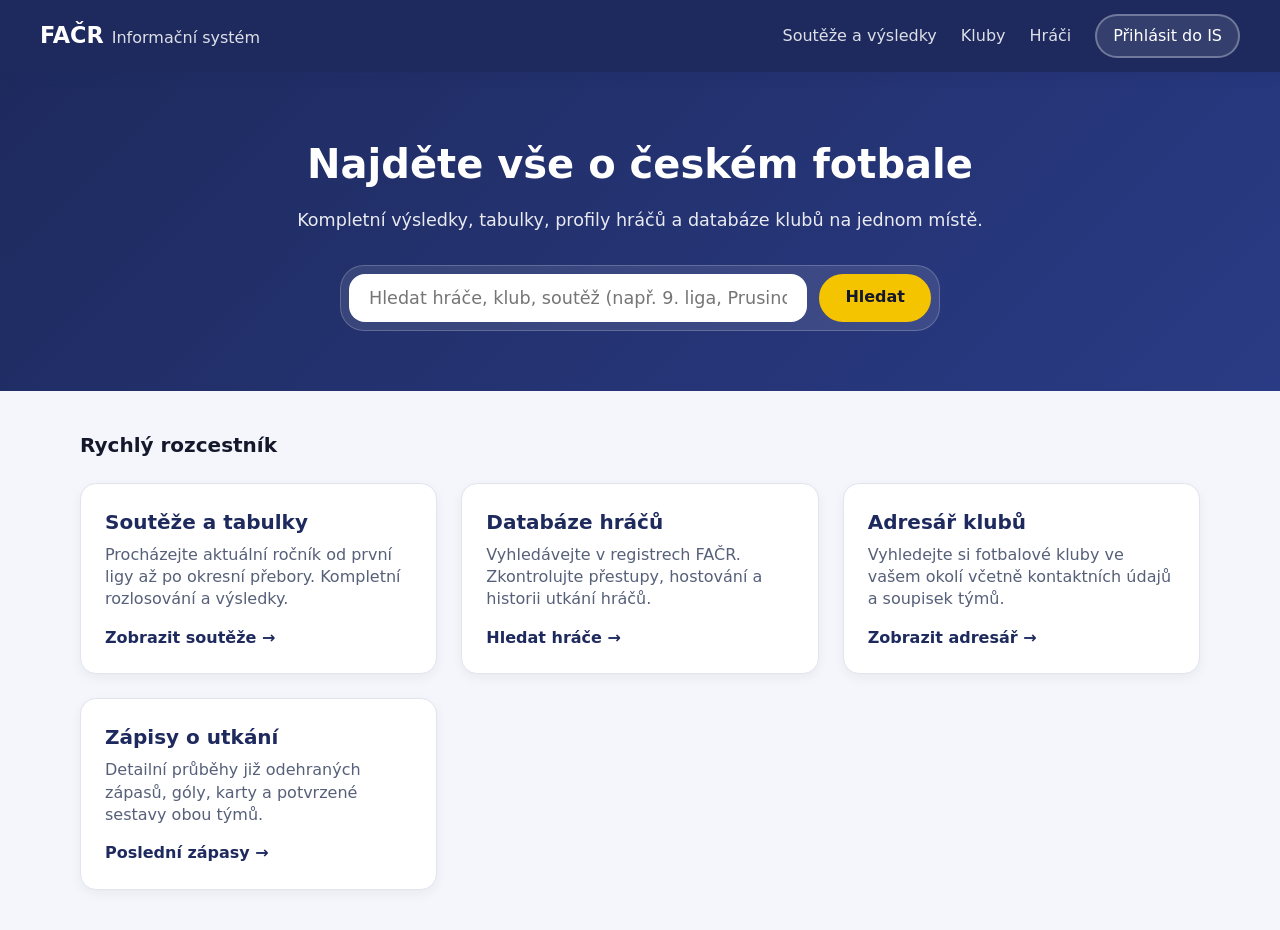
<file: portal.html>
<!doctype html>
<html lang="cs">
<head>
<meta charset="utf-8">
<meta name="viewport" content="width=device-width, initial-scale=1">
<title>Veřejný portál – IS FAČR</title>
<link rel="stylesheet" href="css/styles.css">
<style>
  body { background: var(--surface); display: flex; flex-direction: column; min-height: 100vh; }
  .public-header { background: var(--primary); color: #fff; padding: 0 40px; height: 72px; display: flex; justify-content: space-between; align-items: center; box-shadow: 0 4px 12px rgba(30,42,94,.15); position: sticky; top: 0; z-index: 100; }
  .public-brand { font-size: 1.4rem; font-weight: 700; margin: 0; display: flex; align-items: baseline; gap: 8px; text-decoration: none; color: #fff; }
  .public-brand span { font-size: 1rem; font-weight: 400; opacity: 0.85; }
  
  .public-nav { display: flex; gap: 24px; align-items: center; }
  .public-nav a { color: rgba(255,255,255,0.85); text-decoration: none; font-weight: 500; font-size: 1rem; transition: color 0.2s; }
  .public-nav a:hover { color: #fff; }
  .public-nav a.btn {display: inline-flex; align-items: center; justify-content: center;}
  
  .hero-section { background: linear-gradient(135deg, var(--primary) 0%, #2A3B85 100%); color: #fff; padding: 60px 40px; text-align: center; }
  .hero-section h1 { font-size: 2.5rem; margin-bottom: 16px; }
  .hero-section p { font-size: 1.1rem; opacity: 0.9; margin-bottom: 32px; }
  
  /* Obal pro vyhledávání a našeptávač */
  .search-wrapper { max-width: 600px; margin: 0 auto; position: relative; }
  
  .global-search { display: flex; gap: 12px; background: rgba(255,255,255,0.1); padding: 8px; border-radius: 24px; border: 1px solid rgba(255,255,255,0.2); }
  .global-search input { flex: 1; border: none; background: #fff; border-radius: 16px; padding: 0 20px; font-size: 1.1rem; outline: none; min-height: 48px; color: var(--text); }
  .global-search input:focus { box-shadow: 0 0 0 4px rgba(255,255,255,0.3); }

  /* Styly pro rozbalovací našeptávač */
  .suggestions-dropdown {
    position: absolute; top: calc(100% + 8px); left: 0; right: 0;
    background: var(--card); border-radius: 16px; box-shadow: 0 12px 32px rgba(20,24,43,0.25);
    border: 1px solid var(--line); overflow: hidden; z-index: 200; text-align: left;
  }
  .suggestion-item {
    display: flex; justify-content: space-between; align-items: center; gap: 12px;
    padding: 12px 20px; text-decoration: none; color: var(--text);
    border-bottom: 1px solid var(--line); transition: background 0.15s;
  }
  .suggestion-item:last-child { border-bottom: none; }
  .suggestion-item:hover { background: var(--surface); }
  .suggestion-title { font-weight: 600; display: block; }
  .suggestion-sub { font-size: 0.85rem; color: var(--muted); }
  .suggestion-badge {
    font-size: 0.75rem; font-weight: 700; text-transform: uppercase; padding: 4px 10px;
    border-radius: 8px; flex-shrink: 0;
  }
  .badge-league { background: #E0E7FF; color: #3730A3; }
  .badge-club { background: var(--ok-bg); color: var(--ok); }
  .badge-player { background: var(--surface); color: var(--muted); border: 1px solid var(--line); }
  .suggestion-empty { padding: 16px 20px; color: var(--muted); text-align: center; font-size: 0.95rem; }
  
  .public-main { padding: 40px; max-width: 1200px; margin: 0 auto; width: 100%; flex-grow: 1; }
  .portal-grid { display: grid; grid-template-columns: repeat(auto-fit, minmax(280px, 1fr)); gap: 24px; }
  .portal-card { background: var(--card); padding: 24px; border-radius: var(--radius); box-shadow: 0 4px 12px rgba(20,24,43,.05); border: 1px solid var(--line); transition: transform 0.2s, box-shadow 0.2s; display: flex; flex-direction: column; text-decoration: none; color: var(--text); }
  .portal-card:hover { transform: translateY(-4px); box-shadow: 0 12px 24px rgba(30,42,94,.1); border-color: var(--primary); }
  .portal-card h2 { font-size: 1.25rem; color: var(--primary); margin-bottom: 8px; }
  .portal-card p { color: var(--muted); margin-bottom: 16px; flex-grow: 1; }
  .portal-card .action { font-weight: 600; color: var(--primary); display: flex; align-items: center; gap: 4px; }

  @media (max-width: 768px) {
    .public-header { padding: 16px 20px; flex-direction: column; height: auto; gap: 16px; }
    .hero-section { padding: 40px 20px; }
    .global-search { flex-direction: column; background: transparent; padding: 0; border: none; }
    .public-main { padding: 20px; }
  }
</style>
</head>
<body>

<header class="public-header">
  <a href="portal.html" class="public-brand">FAČR <span>Informační systém</span></a>
  <nav class="public-nav">
    <a href="public-league.html">Soutěže a výsledky</a>
    <a href="public-clubs.html">Kluby</a>
    <a href="public-players.html">Hráči</a>
    <a href="login.html" class="btn outline small" style="background: rgba(255,255,255,0.1); border-color: rgba(255,255,255,0.3); color: #fff;">Přihlásit do IS</a>
  </nav>
</header>

<section class="hero-section">
  <h1>Najděte vše o českém fotbale</h1>
  <p>Kompletní výsledky, tabulky, profily hráčů a databáze klubů na jednom místě.</p>
  
  <div class="search-wrapper">
    <form id="global-search-form" class="global-search" autocomplete="off">
      <input type="text" id="global-search-input" placeholder="Hledat hráče, klub, soutěž (např. 9. liga, Prusinovice)..." aria-label="Vyhledávání" required>
      <button type="submit" class="btn" style="background: var(--yellow); color: var(--text); border-color: var(--yellow);">Hledat</button>
    </form>
    <!-- Kontejner pro našeptávač -->
    <div id="search-suggestions" class="suggestions-dropdown" hidden></div>
  </div>
</section>

<main class="public-main">
  <h2 style="margin-bottom: 24px;">Rychlý rozcestník</h2>
  <div class="portal-grid">
    <a href="public-league.html" class="portal-card">
      <h2>Soutěže a tabulky</h2>
      <p>Procházejte aktuální ročník od první ligy až po okresní přebory. Kompletní rozlosování a výsledky.</p>
      <div class="action">Zobrazit soutěže →</div>
    </a>
    <a href="public-players.html" class="portal-card">
      <h2>Databáze hráčů</h2>
      <p>Vyhledávejte v registrech FAČR. Zkontrolujte přestupy, hostování a historii utkání hráčů.</p>
      <div class="action">Hledat hráče →</div>
    </a>
    <a href="public-clubs.html" class="portal-card">
      <h2>Adresář klubů</h2>
      <p>Vyhledejte si fotbalové kluby ve vašem okolí včetně kontaktních údajů a soupisek týmů.</p>
      <div class="action">Zobrazit adresář →</div>
    </a>
    <a href="public-league.html" class="portal-card">
      <h2>Zápisy o utkání</h2>
      <p>Detailní průběhy již odehraných zápasů, góly, karty a potvrzené sestavy obou týmů.</p>
      <div class="action">Poslední zápasy →</div>
    </a>
  </div>
</main>

<script src="js/db.js"></script>
<script>
  const searchInput = document.getElementById('global-search-input');
  const searchForm = document.getElementById('global-search-form');
  const suggestionsBox = document.getElementById('search-suggestions');

  // 1. Živý našeptávač při psaní
  searchInput.addEventListener('input', function() {
    const query = this.value.trim().toLowerCase();
    
    // Zobrazíme až od 2 zadaných znaků
    if (query.length < 2) {
      suggestionsBox.hidden = true;
      return;
    }

    const results = [];

    // Hledání v soutěži
    if (
      db.league.name.toLowerCase().includes(query) ||
      db.league.region.toLowerCase().includes(query) ||
      db.league.id.toLowerCase().includes(query)
    ) {
      results.push({
        title: db.league.name,
        sub: `${db.league.region} • ${db.league.season}`,
        url: 'public-league.html',
        badge: 'Soutěž',
        badgeClass: 'badge-league'
      });
    }

    // Hledání v klubech (max 4 výsledky)
    const matchedClubs = db.clubs.filter(c =>
      c.name.toLowerCase().includes(query) ||
      c.shortName.toLowerCase().includes(query) ||
      c.id.includes(query)
    ).slice(0, 4);

    matchedClubs.forEach(c => {
      results.push({
        title: c.name,
        sub: `Okres ${c.district} • ID: ${c.id}`,
        url: `public-club.html?id=${c.id}`,
        badge: 'Klub',
        badgeClass: 'badge-club'
      });
    });

    // Hledání v hráčích (max 5 výsledků)
    const matchedPlayers = db.players.filter(p =>
      p.name.toLowerCase().includes(query) ||
      p.id.includes(query)
    ).slice(0, 5);

    matchedPlayers.forEach(p => {
      results.push({
        title: p.name,
        sub: `${getClubName(p.clubId)} • ročník ${p.year}`,
        url: `public-players.html?q=${encodeURIComponent(p.name)}`,
        badge: 'Hráč',
        badgeClass: 'badge-player'
      });
    });

    // Vykreslení našeptávače
    if (results.length === 0) {
      suggestionsBox.innerHTML = `<div class="suggestion-empty">Pro „${this.value}“ nebylo nic nalezeno.</div>`;
    } else {
      suggestionsBox.innerHTML = results.map(item => `
        <a href="${item.url}" class="suggestion-item">
          <div>
            <span class="suggestion-title">${item.title}</span>
            <span class="suggestion-sub">${item.sub}</span>
          </div>
          <span class="suggestion-badge ${item.badgeClass}">${item.badge}</span>
        </a>
      `).join('');
    }

    suggestionsBox.hidden = false;
  });

  // Skrytí našeptávače při kliknutí mimo vyhledávání
  document.addEventListener('click', (e) => {
    if (!e.target.closest('.search-wrapper')) {
      suggestionsBox.hidden = true;
    }
  });

  // 2. Odeslání formuláře (když uživatel zmáčkne Enter nebo tlačítko Hledat)
  searchForm.addEventListener('submit', function(e) {
    e.preventDefault();
    const query = searchInput.value.trim().toLowerCase();
    if (!query) return;

    // Priorita 1: Soutěž
    if (db.league.name.toLowerCase().includes(query) || db.league.id.toLowerCase() === query) {
      window.location.href = 'public-league.html';
      return;
    }

    // Priorita 2: Klub
    const clubMatch = db.clubs.find(c => 
      c.name.toLowerCase().includes(query) || 
      c.shortName.toLowerCase().includes(query) || 
      c.id === query
    );
    if (clubMatch) {
      window.location.href = `public-club.html?id=${clubMatch.id}`;
      return;
    }

    // Priorita 3: Hráči
    window.location.href = `public-players.html?q=${encodeURIComponent(query)}`;
  });
</script>
</body>
</html>
</file>
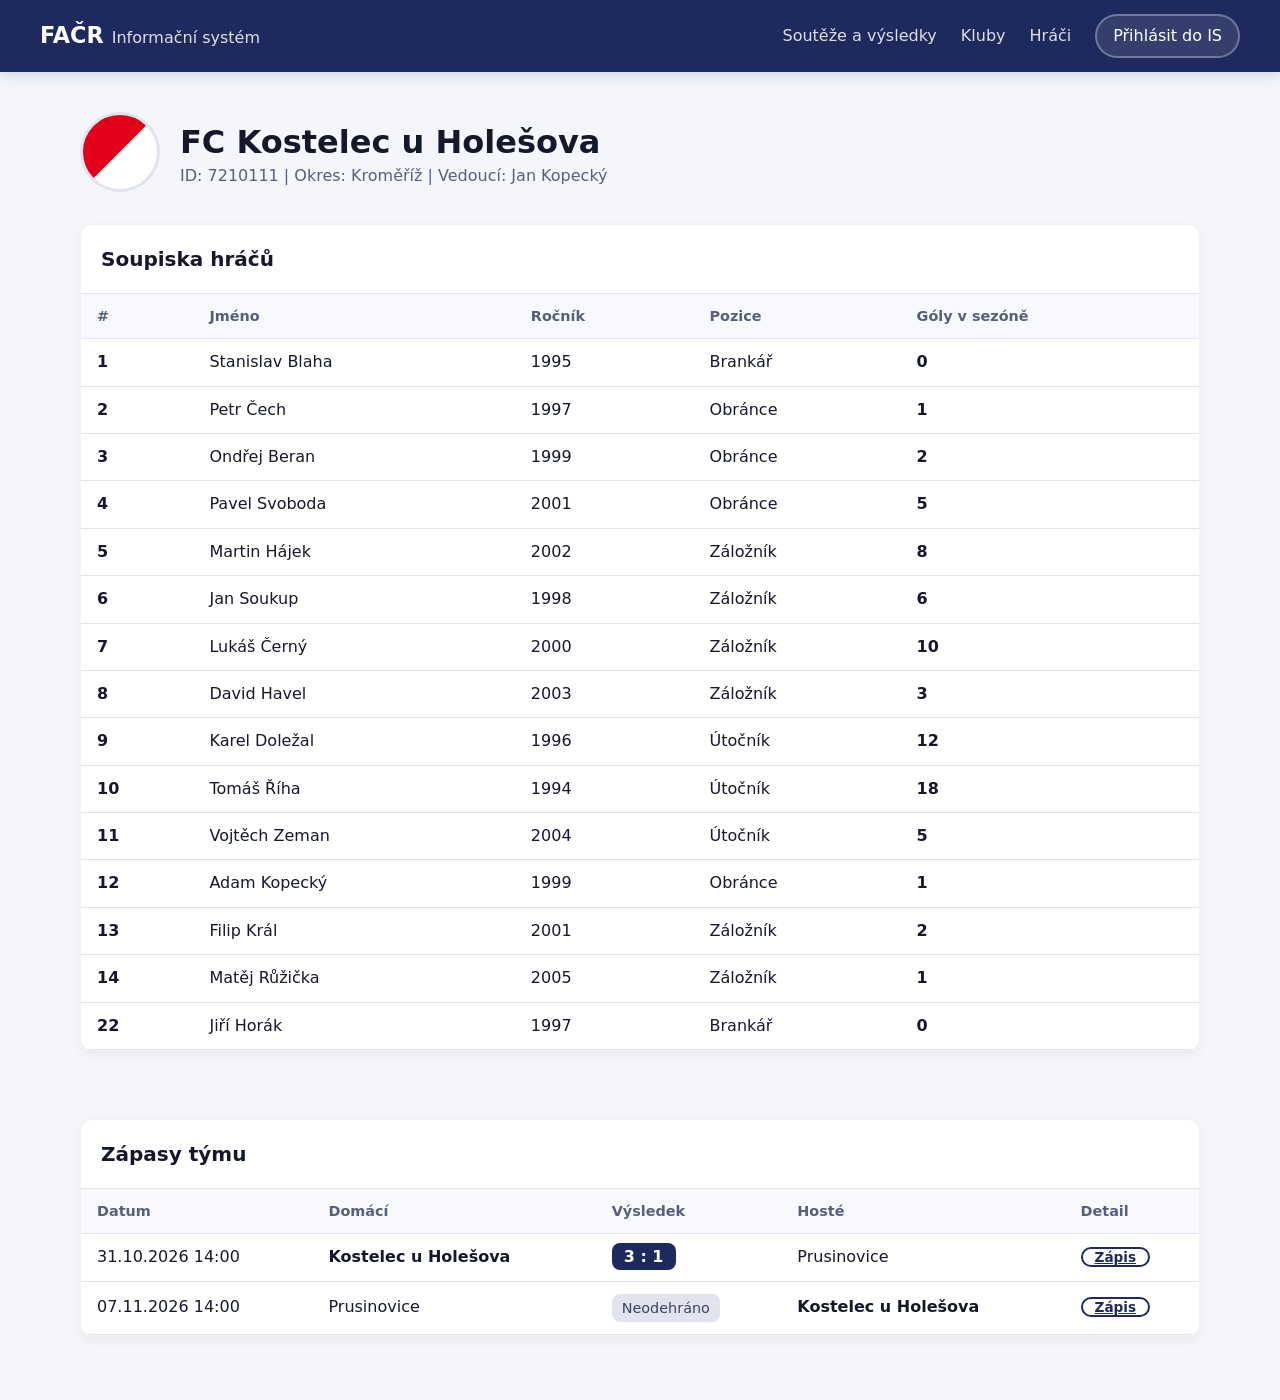
<file: public-club.html>
<!doctype html>
<html lang="cs">
<head>
<meta charset="utf-8">
<meta name="viewport" content="width=device-width, initial-scale=1">
<title>Detail klubu – Veřejný portál IS FAČR</title>
<link rel="stylesheet" href="css/styles.css">
<style>
  body { background: var(--surface); display: flex; flex-direction: column; min-height: 100vh; }
  .public-header { background: var(--primary); color: #fff; padding: 0 40px; height: 72px; display: flex; justify-content: space-between; align-items: center; box-shadow: 0 4px 12px rgba(30,42,94,.15); position: sticky; top: 0; z-index: 100; }
  .public-brand { font-size: 1.4rem; font-weight: 700; margin: 0; display: flex; align-items: baseline; gap: 8px; text-decoration: none; color: #fff; }
  .public-brand span { font-size: 1rem; font-weight: 400; opacity: 0.85; }
  .public-nav { display: flex; gap: 24px; align-items: center; }
  .public-nav a { color: rgba(255,255,255,0.85); text-decoration: none; font-weight: 500; font-size: 1rem; }
  .public-nav a:hover { color: #fff; }
  .public-main { padding: 40px; max-width: 1200px; margin: 0 auto; width: 100%; flex-grow: 1; }
  .table-wrapper { overflow-x: auto; background: var(--card); border-radius: var(--radius); box-shadow: 0 1px 3px rgba(20,24,43,.12); margin-bottom: 32px; }
  .data-table { width: 100%; border-collapse: collapse; text-align: left; }
  .data-table th, .data-table td { padding: 12px 16px; border-bottom: 1px solid var(--line); }
  .data-table th { background: #f8f9fc; color: var(--muted); font-weight: 600; font-size: 0.9rem; }
</style>
</head>
<body>

<header class="public-header">
  <a href="portal.html" class="public-brand">FAČR <span>Informační systém</span></a>
  <nav class="public-nav">
    <a href="public-league.html">Soutěže a výsledky</a>
    <a href="public-clubs.html">Kluby</a>
    <a href="public-players.html">Hráči</a>
  </nav>
</header>

<main class="public-main">
  <div style="margin-bottom: 32px; display: flex; align-items: center; gap: 20px;">
    <div id="club-badge" style="width: 80px; height: 80px; border-radius: 50%; border: 3px solid var(--line);"></div>
    <div>
      <h1 id="club-name">Načítání...</h1>
      <p class="muted" id="club-meta"></p>
    </div>
  </div>

  <div class="grid">
    <!-- Soupiska -->
    <section class="card" style="grid-column: 1 / span 2; padding: 0; overflow: hidden;">
      <h2 style="padding: 20px; margin: 0; border-bottom: 1px solid var(--line);">Soupiska hráčů</h2>
      <div class="table-wrapper" style="box-shadow: none; margin: 0; border-radius: 0;">
        <table class="data-table">
          <thead><tr><th>#</th><th>Jméno</th><th>Ročník</th><th>Pozice</th><th>Góly v sezóně</th></tr></thead>
          <tbody id="roster-body"></tbody>
        </table>
      </div>
    </section>

    <!-- Zápasy klubu -->
    <section class="card" style="grid-column: 1 / span 2; padding: 0; overflow: hidden; margin-top: 24px;">
      <h2 style="padding: 20px; margin: 0; border-bottom: 1px solid var(--line);">Zápasy týmu</h2>
      <div class="table-wrapper" style="box-shadow: none; margin: 0; border-radius: 0;">
        <table class="data-table">
          <thead><tr><th>Datum</th><th>Domácí</th><th>Výsledek</th><th>Hosté</th><th>Detail</th></tr></thead>
          <tbody id="matches-body"></tbody>
        </table>
      </div>
    </section>
  </div>
</main>

<script src="js/db.js"></script>
<script>
  const urlParams = new URLSearchParams(window.location.search);
  const clubId = urlParams.get('id') || "7210111"; // Fallback na Kostelec, pokud chybí ID
  
  const club = getClub(clubId);
  if (club) {
    document.getElementById('club-name').textContent = club.name;
    document.getElementById('club-meta').textContent = `ID: ${club.id} | Okres: ${club.district} | Vedoucí: ${club.manager}`;
    document.getElementById('club-badge').style.background = `linear-gradient(135deg, ${club.colors[0]} 50%, ${club.colors[1]} 50%)`;

    // Vykreslení soupisky
    const players = getPlayersByClub(club.id);
    document.getElementById('roster-body').innerHTML = players.map(p => `
      <tr>
        <td><strong>${p.number}</strong></td>
        <td style="font-weight: 500;">${p.name}</td>
        <td>${p.year}</td>
        <td>${p.position}</td>
        <td><strong>${p.goals}</strong></td>
      </tr>
    `).join('');

    // Vykreslení zápasů (kde je tým domácí nebo host)
    const teamMatches = db.matches.filter(m => m.homeId === club.id || m.awayId === club.id);
    document.getElementById('matches-body').innerHTML = teamMatches.map(m => {
      const isPlayed = m.status === 'played';
      const score = isPlayed ? `<span style="background: var(--primary); color: #fff; padding: 4px 12px; border-radius: 8px; font-weight: 700;">${m.scoreHome} : ${m.scoreAway}</span>` : `<span class="chip">Neodehráno</span>`;
      return `
        <tr>
          <td>${m.date}</td>
          <td style="${m.homeId === club.id ? 'font-weight: 700;' : ''}">${getClubName(m.homeId)}</td>
          <td>${score}</td>
          <td style="${m.awayId === club.id ? 'font-weight: 700;' : ''}">${getClubName(m.awayId)}</td>
          <td><a href="public-match.html?id=${m.id}" class="btn outline small" style="padding: 0 12px; min-height: 32px; font-size: 0.85rem;">Zápis</a></td>
        </tr>
      `;
    }).join('');
  }
</script>
</body>
</html>
</file>
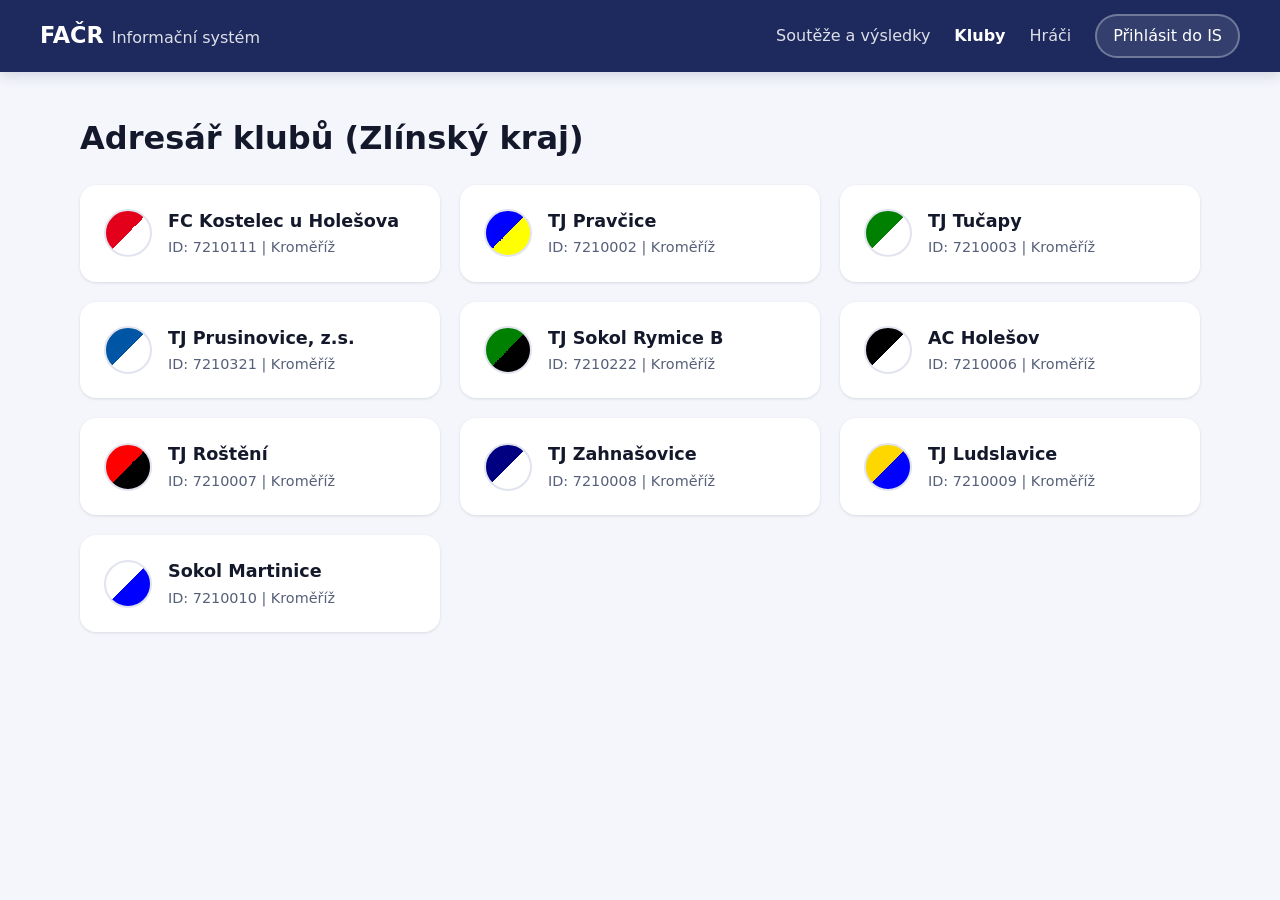
<file: public-clubs.html>
<!doctype html>
<html lang="cs">
<head>
<meta charset="utf-8">
<meta name="viewport" content="width=device-width, initial-scale=1">
<title>Adresář klubů – Veřejný portál IS FAČR</title>
<link rel="stylesheet" href="css/styles.css">
<style>
  body { background: var(--surface); display: flex; flex-direction: column; min-height: 100vh; }
  .public-header { background: var(--primary); color: #fff; padding: 0 40px; height: 72px; display: flex; justify-content: space-between; align-items: center; box-shadow: 0 4px 12px rgba(30,42,94,.15); position: sticky; top: 0; z-index: 100; }
  .public-brand { font-size: 1.4rem; font-weight: 700; margin: 0; display: flex; align-items: baseline; gap: 8px; text-decoration: none; color: #fff; }
  .public-brand span { font-size: 1rem; font-weight: 400; opacity: 0.85; }
  .public-nav { display: flex; gap: 24px; align-items: center; }
  .public-nav a { color: rgba(255,255,255,0.85); text-decoration: none; font-weight: 500; font-size: 1rem; }
  .public-nav a:hover { color: #fff; }
  .public-main { padding: 40px; max-width: 1200px; margin: 0 auto; width: 100%; flex-grow: 1; }
  
  .clubs-grid { display: grid; grid-template-columns: repeat(auto-fill, minmax(300px, 1fr)); gap: 20px; }
  .club-card { background: var(--card); border-radius: var(--radius); padding: 24px; box-shadow: 0 1px 3px rgba(20,24,43,.12); text-decoration: none; color: var(--text); display: flex; align-items: center; gap: 16px; transition: transform 0.2s; }
  .club-card:hover { transform: translateY(-2px); box-shadow: 0 8px 24px rgba(30,42,94,.15); }
  .club-color { width: 48px; height: 48px; border-radius: 50%; border: 2px solid var(--line); flex-shrink: 0; }
</style>
</head>
<body>

<header class="public-header">
  <a href="portal.html" class="public-brand">FAČR <span>Informační systém</span></a>
  <nav class="public-nav">
    <a href="public-league.html">Soutěže a výsledky</a>
    <a href="public-clubs.html" style="color: #fff; font-weight: 600;">Kluby</a>
    <a href="public-players.html">Hráči</a>
  </nav>
</header>

<main class="public-main">
  <h1 style="margin-bottom: 24px;">Adresář klubů (Zlínský kraj)</h1>
  <div class="clubs-grid" id="clubs-container"></div>
</main>

<script src="js/db.js"></script>
<script>
  const container = document.getElementById('clubs-container');
  container.innerHTML = db.clubs.map(c => `
    <a href="public-club.html?id=${c.id}" class="club-card">
      <div class="club-color" style="background: linear-gradient(135deg, ${c.colors[0]} 50%, ${c.colors[1]} 50%);"></div>
      <div>
        <h3 style="margin: 0 0 4px; font-size: 1.1rem;">${c.name}</h3>
        <p class="muted" style="font-size: 0.9rem;">ID: ${c.id} | ${c.district}</p>
      </div>
    </a>
  `).join('');
</script>
</body>
</html>
</file>
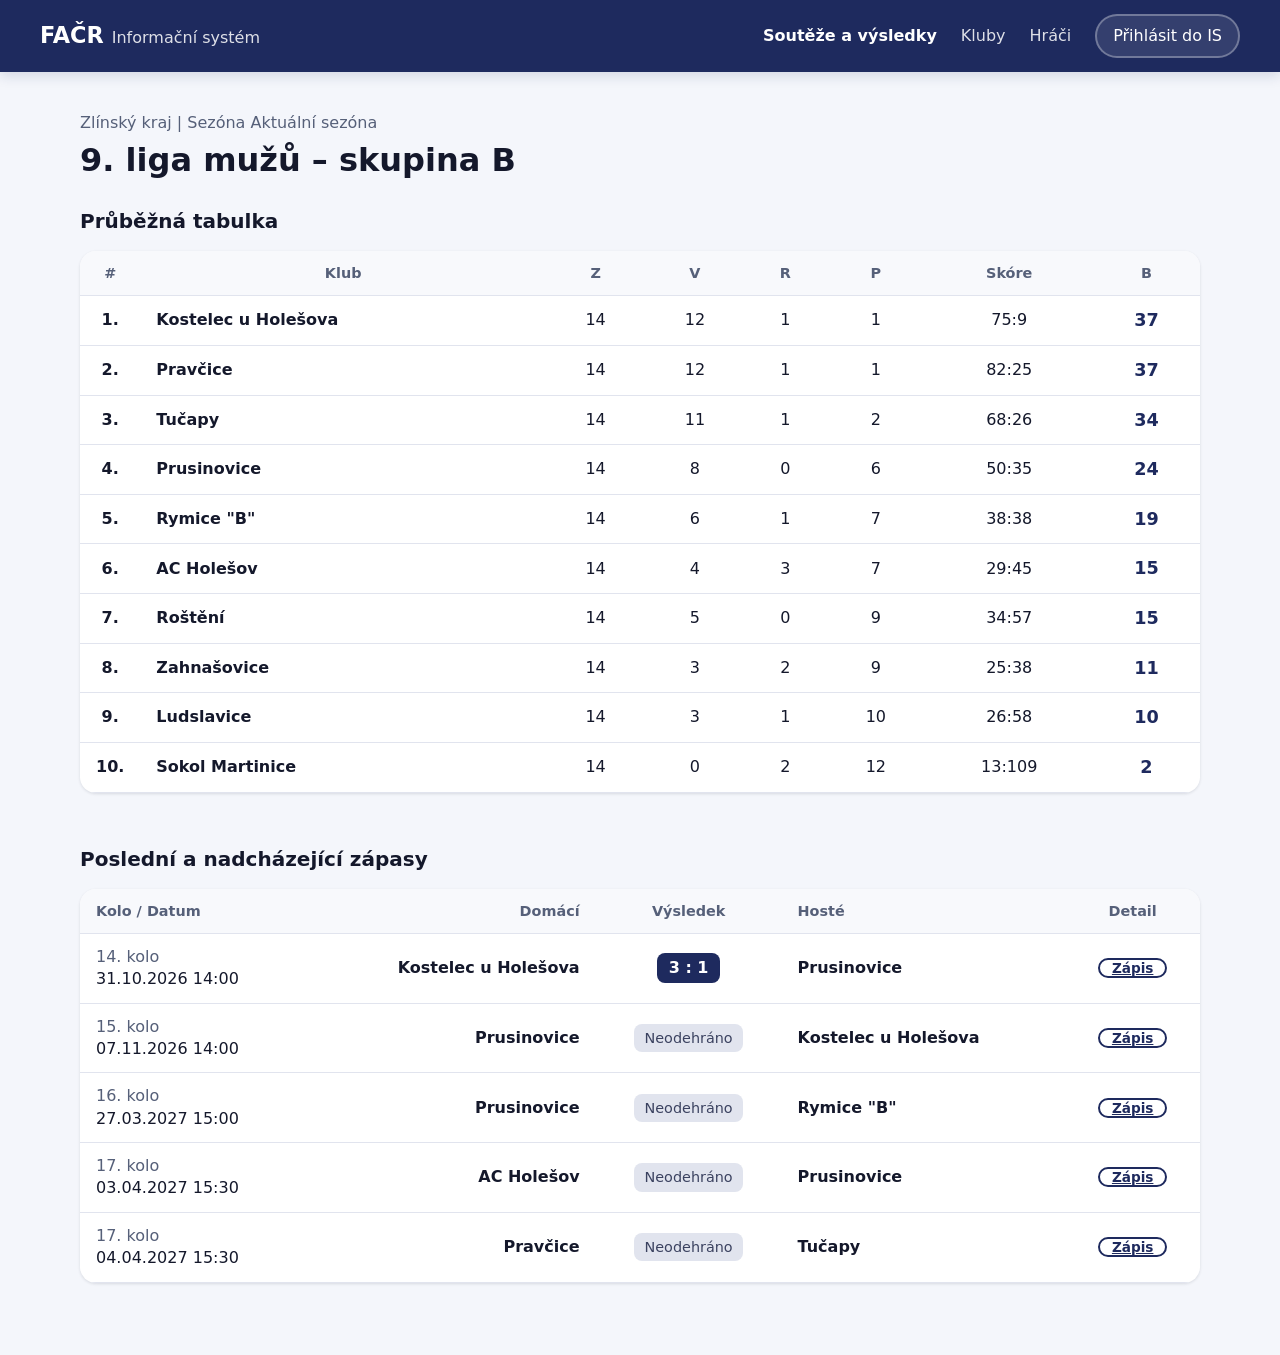
<file: public-league.html>
<!doctype html>
<html lang="cs">
<head>
<meta charset="utf-8">
<meta name="viewport" content="width=device-width, initial-scale=1">
<title>9. liga skupina B – Veřejný portál IS FAČR</title>
<link rel="stylesheet" href="css/styles.css">
<style>
  body { background: var(--surface); display: flex; flex-direction: column; min-height: 100vh; }
  .public-header { background: var(--primary); color: #fff; padding: 0 40px; height: 72px; display: flex; justify-content: space-between; align-items: center; box-shadow: 0 4px 12px rgba(30,42,94,.15); position: sticky; top: 0; z-index: 100; }
  .public-brand { font-size: 1.4rem; font-weight: 700; margin: 0; display: flex; align-items: baseline; gap: 8px; text-decoration: none; color: #fff; }
  .public-brand span { font-size: 1rem; font-weight: 400; opacity: 0.85; }
  .public-nav { display: flex; gap: 24px; align-items: center; }
  .public-nav a { color: rgba(255,255,255,0.85); text-decoration: none; font-weight: 500; font-size: 1rem; }
  
  .public-main { padding: 40px; max-width: 1200px; margin: 0 auto; width: 100%; flex-grow: 1; }
  
  .table-wrapper { overflow-x: auto; background: var(--card); border-radius: var(--radius); box-shadow: 0 1px 3px rgba(20,24,43,.12); margin-bottom: 32px; }
  .data-table { width: 100%; border-collapse: collapse; text-align: center; }
  .data-table th, .data-table td { padding: 12px 16px; border-bottom: 1px solid var(--line); }
  .data-table th { background: #f8f9fc; color: var(--muted); font-weight: 600; font-size: 0.9rem; }
  .data-table td:nth-child(2) { text-align: left; font-weight: 600; }
  .data-table tbody tr:hover { background: var(--surface); cursor: pointer; }
  
  .score-box { background: var(--primary); color: #fff; padding: 4px 12px; border-radius: 8px; font-weight: 700; display: inline-block; min-width: 48px; }
</style>
</head>
<body>

<header class="public-header">
  <a href="portal.html" class="public-brand">FAČR <span>Informační systém</span></a>
  <nav class="public-nav">
    <a href="#" style="color: #fff; font-weight: 600;">Soutěže a výsledky</a>
    <a href="#">Kluby</a>
    <a href="#">Hráči</a>
  </nav>
</header>

<main class="public-main">
  <div style="margin-bottom: 24px;">
    <p class="muted" id="league-region"></p>
    <h1 id="league-name">Načítání soutěže...</h1>
  </div>

  <div class="grid">
    <!-- Průběžná tabulka -->
    <section aria-labelledby="tab-h" style="grid-column: 1 / span 2;">
      <h2 id="tab-h" style="margin-bottom: 16px;">Průběžná tabulka</h2>
      <div class="table-wrapper">
        <table class="data-table">
          <thead>
            <tr>
              <th style="width: 40px;">#</th>
              <th>Klub</th>
              <th title="Odehrané zápasy">Z</th>
              <th title="Výhry">V</th>
              <th title="Remízy">R</th>
              <th title="Prohry">P</th>
              <th title="Skóre">Skóre</th>
              <th title="Body">B</th>
            </tr>
          </thead>
          <tbody id="standings-body">
            <!-- Vygenerováno pomocí JS -->
          </tbody>
        </table>
      </div>
    </section>

    <!-- Rozpis zápasů -->
    <section aria-labelledby="mat-h" style="grid-column: 1 / span 2;">
      <h2 id="mat-h" style="margin-bottom: 16px;">Poslední a nadcházející zápasy</h2>
      <div class="table-wrapper">
        <table class="data-table">
          <thead>
            <tr>
              <th style="text-align: left;">Kolo / Datum</th>
              <th style="text-align: right;">Domácí</th>
              <th>Výsledek</th>
              <th style="text-align: left;">Hosté</th>
              <th>Detail</th>
            </tr>
          </thead>
          <tbody id="matches-body">
            <!-- Vygenerováno pomocí JS -->
          </tbody>
        </table>
      </div>
    </section>
  </div>
</main>

<!-- Načtení naší databáze -->
<script src="js/db.js"></script>
<script>
  // 1. Zobrazení hlavičky soutěže
  document.getElementById('league-name').textContent = db.league.name;
  document.getElementById('league-region').textContent = `${db.league.region} | Sezóna ${db.league.season}`;

  // 2. Vykreslení tabulky (Standings)
  const standingsBody = document.getElementById('standings-body');
  standingsBody.innerHTML = db.league.standings.map(row => `
    <tr onclick="window.location.href='public-club.html?id=${row.clubId}'">
      <td><strong>${row.rank}.</strong></td>
      <td>
        <a href="#" style="color: var(--text); text-decoration: none;">
          ${getClubName(row.clubId)}
        </a>
      </td>
      <td>${row.played}</td>
      <td>${row.w}</td>
      <td>${row.d}</td>
      <td>${row.l}</td>
      <td>${row.goalsFor}:${row.goalsAgainst}</td>
      <td style="font-weight: 700; color: var(--primary); font-size: 1.1rem;">${row.points}</td>
    </tr>
  `).join('');

  // 3. Vykreslení zápasů (Matches)
  const matchesBody = document.getElementById('matches-body');
  matchesBody.innerHTML = db.matches.map(m => {
    const isPlayed = m.status === 'played';
    const scoreHtml = isPlayed 
      ? `<span class="score-box">${m.scoreHome} : ${m.scoreAway}</span>` 
      : `<span class="chip">Neodehráno</span>`;
      
    return `
      <tr>
        <td style="text-align: left;"><span class="muted">${m.round}. kolo</span><br>${m.date}</td>
        <td style="text-align: right; font-weight: 600;">${getClubName(m.homeId)}</td>
        <td>${scoreHtml}</td>
        <td style="text-align: left; font-weight: 600;">${getClubName(m.awayId)}</td>
        <td>
          <a href="public-match.html?id=${m.id}" class="btn outline small" style="min-height: 32px; padding: 0 12px; font-size: 0.85rem;">
            Zápis
          </a>
        </td>
      </tr>
    `;
  }).join('');
</script>
</body>
</html>
</file>
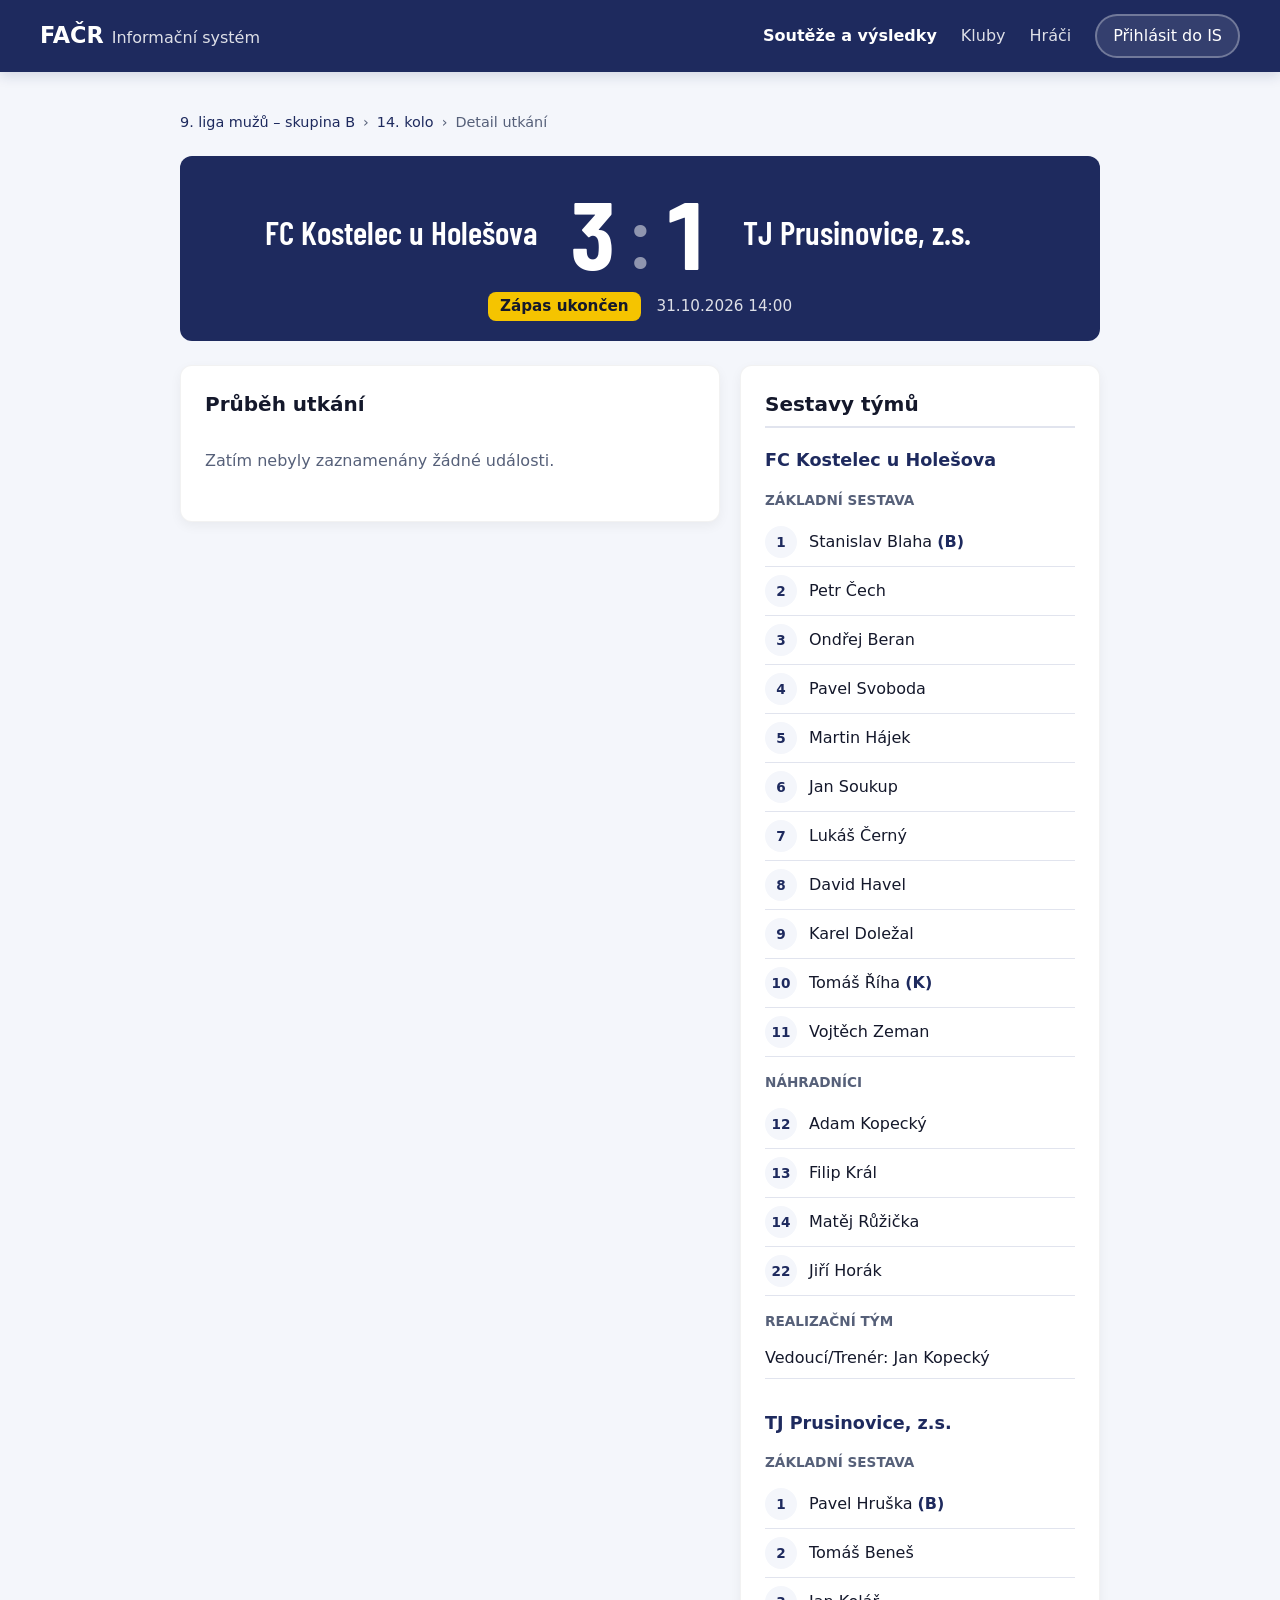
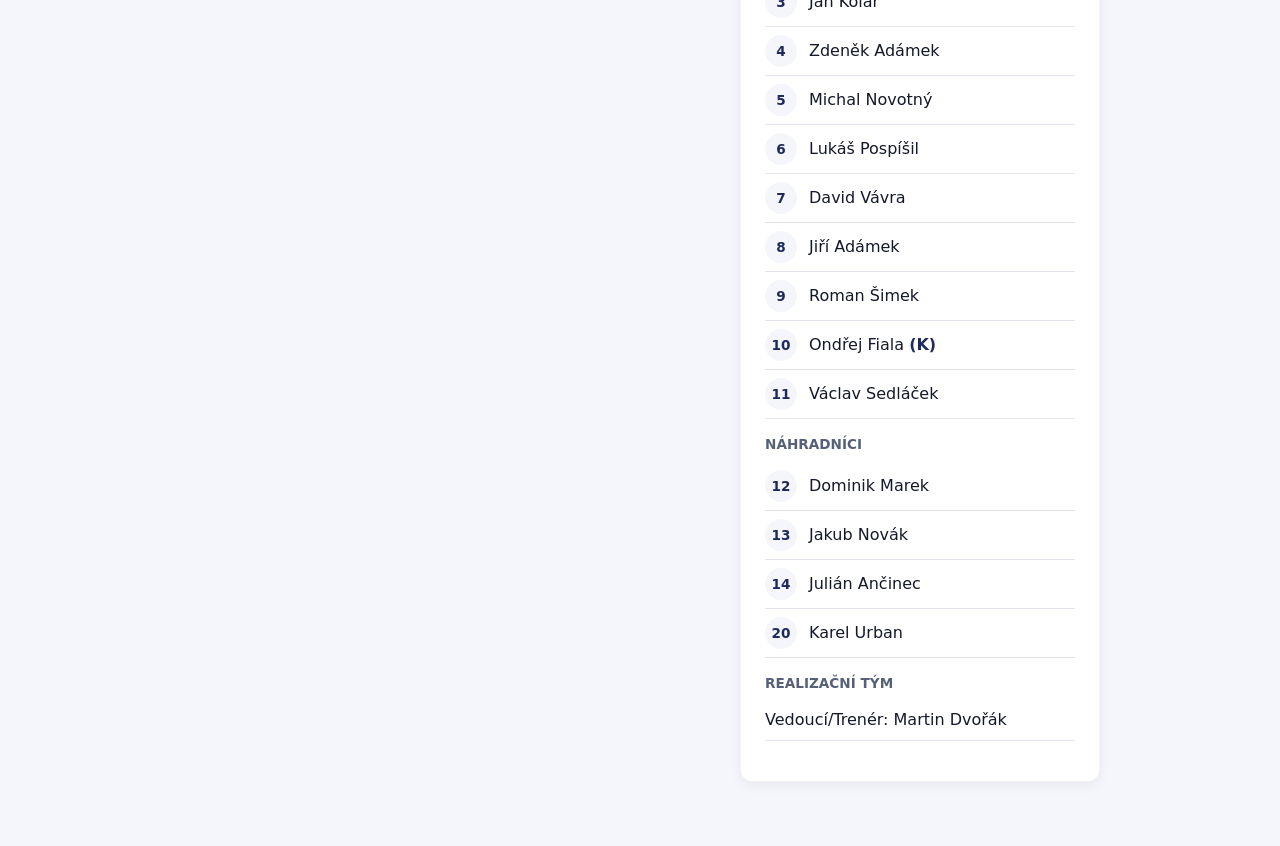
<file: public-match.html>
<!doctype html>
<html lang="cs">
<head>
<meta charset="utf-8">
<meta name="viewport" content="width=device-width, initial-scale=1">
<title>Detail utkání – Veřejný portál IS FAČR</title>
<link rel="preconnect" href="https://fonts.googleapis.com">
<link rel="preconnect" href="https://fonts.gstatic.com" crossorigin>
<link href="https://fonts.googleapis.com/css2?family=Barlow+Condensed:wght@500;600;700&display=swap" rel="stylesheet">
<link rel="stylesheet" href="css/styles.css">
<style>
  body { background: var(--surface); display: flex; flex-direction: column; min-height: 100vh; }
  .public-header { background: var(--primary); color: #fff; padding: 0 40px; height: 72px; display: flex; justify-content: space-between; align-items: center; box-shadow: 0 4px 12px rgba(30,42,94,.15); position: sticky; top: 0; z-index: 100; }
  .public-brand { font-size: 1.4rem; font-weight: 700; margin: 0; display: flex; align-items: baseline; gap: 8px; text-decoration: none; color: #fff; }
  .public-brand span { font-size: 1rem; font-weight: 400; opacity: 0.85; }
  .public-nav { display: flex; gap: 24px; align-items: center; }
  .public-nav a { color: rgba(255,255,255,0.85); text-decoration: none; font-weight: 500; font-size: 1rem; transition: color 0.2s; }
  .public-nav a:hover { color: #fff; }

  .public-main { padding: 40px; max-width: 1000px; margin: 0 auto; width: 100%; flex-grow: 1; display: flex; flex-direction: column; gap: 24px; }
  .breadcrumbs { font-size: 0.9rem; color: var(--muted); display: flex; gap: 8px; }
  .breadcrumbs a { color: var(--primary); text-decoration: none; font-weight: 500; }
  
  .roster-list { list-style: none; padding: 0; margin: 0 0 16px; }
  .roster-list li { display: flex; align-items: center; gap: 12px; padding: 8px 0; border-bottom: 1px solid var(--line); }
  .roster-list .p-num { width: 32px; height: 32px; background: var(--surface); border-radius: 50%; display: grid; place-items: center; font-weight: 700; color: var(--primary); font-size: 0.85rem; flex-shrink: 0; }
  
  @media (max-width: 768px) {
    .public-header { padding: 16px 20px; flex-direction: column; height: auto; gap: 16px; }
    .public-main { padding: 20px; }
  }
</style>
</head>
<body>

<header class="public-header">
  <a href="portal.html" class="public-brand">FAČR <span>Informační systém</span></a>
  <nav class="public-nav">
    <a href="public-league.html" style="color: #fff; font-weight: 600;">Soutěže a výsledky</a>
    <a href="public-clubs.html">Kluby</a>
    <a href="public-players.html">Hráči</a>
    <a href="login.html" class="btn outline small" style="background: rgba(255,255,255,0.1); border-color: rgba(255,255,255,0.3); color: #fff; display: inline-flex; align-items: center; justify-content: center;">Přihlásit do IS</a>
  </nav>
</header>

<main class="public-main" id="match-container">
  <p style="text-align: center; color: var(--muted); padding: 40px;">Načítání zápasu...</p>
</main>

<script src="js/db.js"></script>
<script>
  const urlParams = new URLSearchParams(window.location.search);
  const matchId = urlParams.get('id') || "1001"; // Fallback na zápas Kostelec vs Prusinovice
  const match = getMatch(matchId);
  const container = document.getElementById('match-container');

  if (!match) {
    container.innerHTML = '<p style="text-align:center; color: var(--danger); font-weight: 600;">Zápas nebyl nalezen.</p>';
  } else {
    const homeClub = getClub(match.homeId);
    const awayClub = getClub(match.awayId);
    const isPlayed = match.status === 'played';
    
    // Časová osa
    let eventsHtml = '<li class="empty">Zatím nebyly zaznamenány žádné události.</li>';
    if (match.events && match.events.length > 0) {
      // Seřadíme události podle minuty
      const sortedEvents = [...match.events].sort((a, b) => a.minute - b.minute);
      eventsHtml = sortedEvents.map(e => {
        const isHome = e.teamId === match.homeId;
        const player = getPlayer(e.playerId);
        const playerName = player ? player.name : 'Neznámý hráč';
        const playerNum = player ? player.number : '?';
        const clubName = isHome ? homeClub.name : awayClub.name;
        
        let typeIcon = '';
        let typeText = '';
        if (e.type === 'goal') { typeIcon = '<span class="tl-ico goal"></span>'; typeText = 'Gól'; }
        if (e.type === 'yellow') { typeIcon = '<span class="tl-ico yellow"></span>'; typeText = 'Žlutá karta'; }
        if (e.type === 'red') { typeIcon = '<span class="tl-ico red"></span>'; typeText = 'Červená karta'; }
        
        const noteHtml = e.note ? `<span class="tl-note">${e.note}</span>` : '';
        
        return `
          <li class="tl-item ${isHome ? 'home' : 'away'}">
            <span class="tl-min">${e.minute}′</span>
            <div class="tl-ev">
              <p class="tl-team">${clubName}</p>
              <p class="tl-row">${typeIcon}<strong>${typeText}</strong>${noteHtml}</p>
              <p class="tl-row"><span class="jersey">${playerNum}</span><span class="tl-name">${playerName}</span></p>
            </div>
          </li>
        `;
      }).join('');
    }

    // Pomocná funkce pro vypsání soupisky (rozdělení na základ a náhradníky simulujeme indexem)
    const renderRoster = (clubId) => {
      const players = getPlayersByClub(clubId);
      const starters = players.slice(0, 11).map((p, i) => `
        <li>
          <span class="p-num">${p.number}</span> 
          <span class="p-name">${p.name} ${i === 0 ? '<strong style="color: var(--primary);">(B)</strong>' : ''} ${i === 9 ? '<strong style="color: var(--primary);">(K)</strong>' : ''}</span>
        </li>
      `).join('');
      const subs = players.slice(11).map(p => `
        <li><span class="p-num">${p.number}</span> <span class="p-name">${p.name}</span></li>
      `).join('');
      
      return `
        <h4 style="font-size: 0.85rem; color: var(--muted); text-transform: uppercase; margin-bottom: 8px;">Základní sestava</h4>
        <ul class="roster-list">${starters}</ul>
        <h4 style="font-size: 0.85rem; color: var(--muted); text-transform: uppercase; margin-bottom: 8px; margin-top: 16px;">Náhradníci</h4>
        <ul class="roster-list">${subs}</ul>
        <h4 style="font-size: 0.85rem; color: var(--muted); text-transform: uppercase; margin-bottom: 8px; margin-top: 16px;">Realizační tým</h4>
        <ul class="roster-list"><li><span class="p-name">Vedoucí/Trenér: ${getClub(clubId).manager}</span></li></ul>
      `;
    };

    container.innerHTML = `
      <div class="breadcrumbs">
        <a href="public-league.html">${db.league.name}</a> &rsaquo; 
        <a href="#">${match.round}. kolo</a> &rsaquo; 
        <span>Detail utkání</span>
      </div>

      <section class="scoreboard" aria-label="Skóre">
        <p class="sb-team sb-home">${homeClub.name}</p>
        <p class="sb-score">
          <span>${isPlayed ? match.scoreHome : '-'}</span>
          <span class="sb-sep">:</span>
          <span>${isPlayed ? match.scoreAway : '-'}</span>
        </p>
        <p class="sb-team sb-away">${awayClub.name}</p>
        <div class="sb-meta">
          <span class="sb-phase">${isPlayed ? 'Zápas ukončen' : 'Neodehráno'}</span>
          <span>${match.date}</span>
        </div>
      </section>

      <div class="grid">
        <section class="card" aria-labelledby="ev-h">
          <div class="card-head"><h2 id="ev-h">Průběh utkání</h2></div>
          <ul class="timeline ${!match.events || match.events.length === 0 ? 'is-empty' : ''}">
            ${eventsHtml}
          </ul>
        </section>

        <div class="col">
          <section class="card" aria-labelledby="lu-h">
            <h2 id="lu-h" style="margin-bottom: 20px; border-bottom: 2px solid var(--line); padding-bottom: 8px;">Sestavy týmů</h2>
            <div style="margin-bottom: 32px;">
              <h3 style="color: var(--primary); margin-bottom: 12px; font-size: 1.1rem;"><a href="public-club.html?id=${homeClub.id}" style="color: inherit; text-decoration: none;">${homeClub.name}</a></h3>
              ${renderRoster(homeClub.id)}
            </div>
            <div>
              <h3 style="color: var(--primary); margin-bottom: 12px; font-size: 1.1rem;"><a href="public-club.html?id=${awayClub.id}" style="color: inherit; text-decoration: none;">${awayClub.name}</a></h3>
              ${renderRoster(awayClub.id)}
            </div>
          </section>
        </div>
      </div>
    `;
  }
</script>
</body>
</html>
</file>
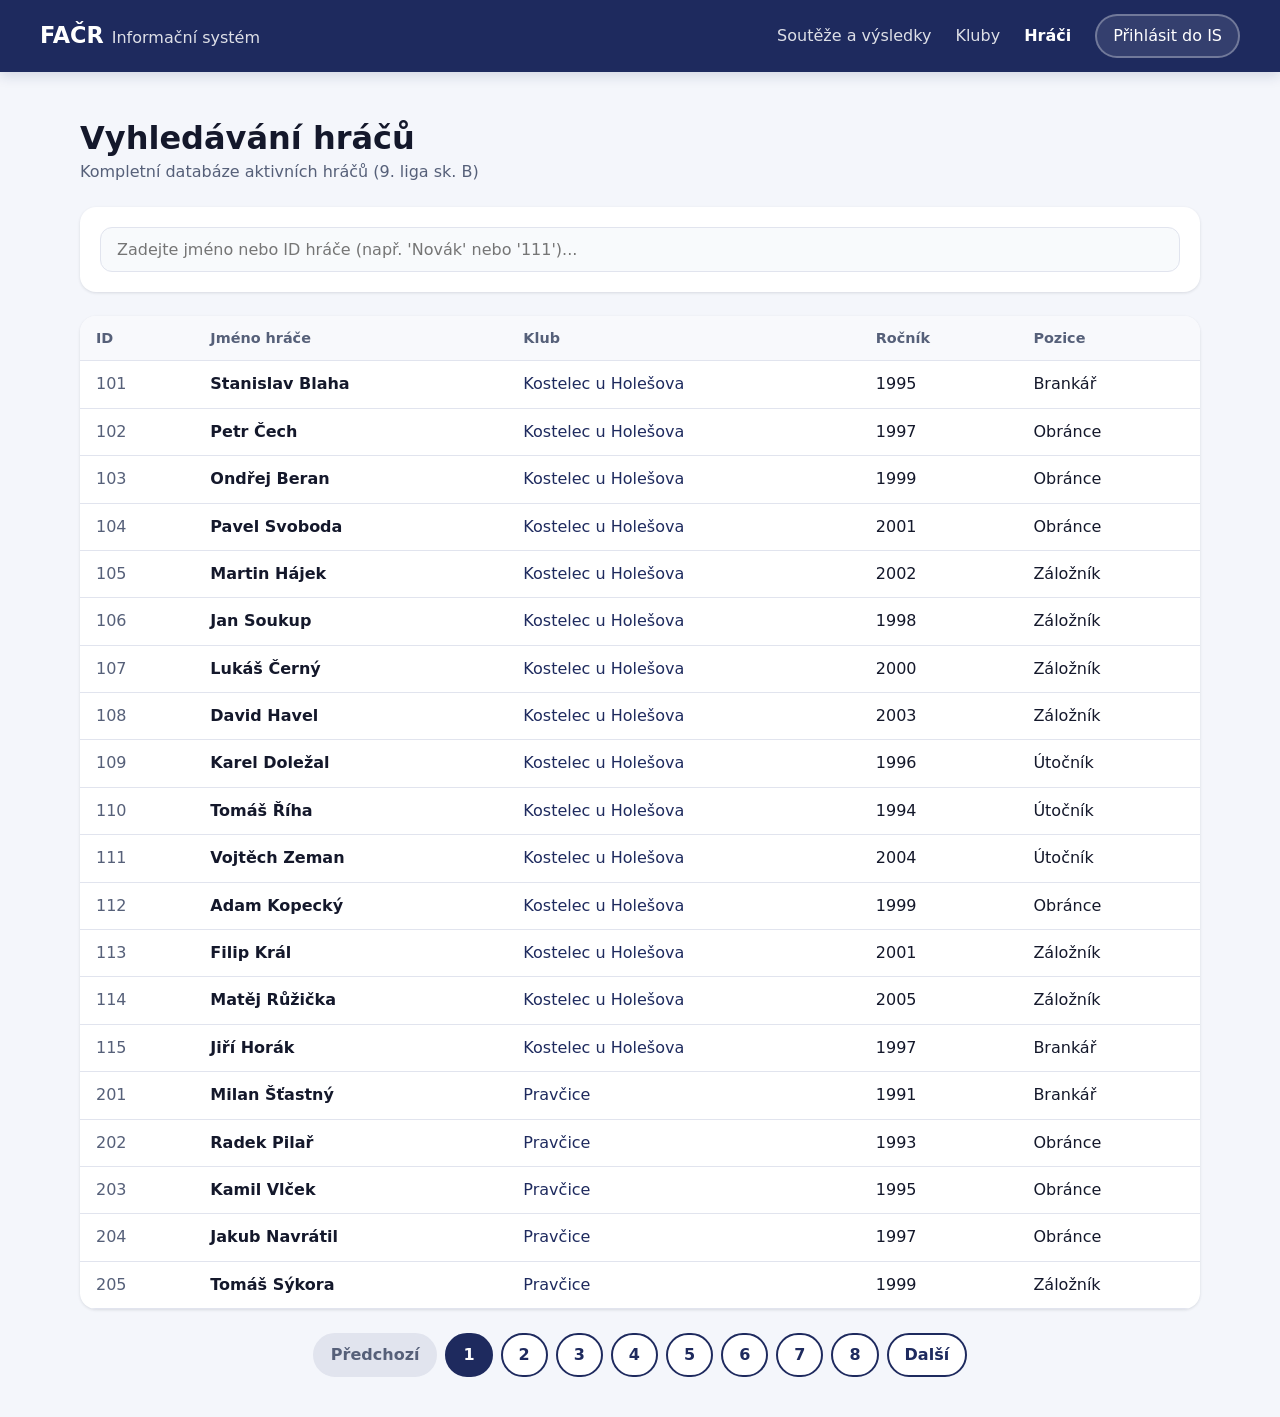
<file: public-players.html>
<!doctype html>
<html lang="cs">
<head>
<meta charset="utf-8">
<meta name="viewport" content="width=device-width, initial-scale=1">
<title>Databáze hráčů – Veřejný portál IS FAČR</title>
<link rel="stylesheet" href="css/styles.css">
<style>
  body { background: var(--surface); display: flex; flex-direction: column; min-height: 100vh; }
  .public-header { background: var(--primary); color: #fff; padding: 0 40px; height: 72px; display: flex; justify-content: space-between; align-items: center; box-shadow: 0 4px 12px rgba(30,42,94,.15); position: sticky; top: 0; z-index: 100; }
  .public-brand { font-size: 1.4rem; font-weight: 700; margin: 0; display: flex; align-items: baseline; gap: 8px; text-decoration: none; color: #fff; }
  .public-brand span { font-size: 1rem; font-weight: 400; opacity: 0.85; }
  .public-nav { display: flex; gap: 24px; align-items: center; }
  .public-nav a { color: rgba(255,255,255,0.85); text-decoration: none; font-weight: 500; font-size: 1rem; }
  .public-nav a:hover { color: #fff; }
  .public-main { padding: 40px; max-width: 1200px; margin: 0 auto; width: 100%; flex-grow: 1; }
  
  .search-box { display: flex; gap: 12px; margin-bottom: 24px; background: var(--card); padding: 20px; border-radius: var(--radius); box-shadow: 0 1px 3px rgba(20,24,43,.12); }
  .search-box input { flex: 1; padding: 12px 16px; border: 1px solid var(--line); border-radius: 12px; font-size: 1rem; outline: none; }
  .search-box input:focus { border-color: var(--primary); }
  
  .table-wrapper { overflow-x: auto; background: var(--card); border-radius: var(--radius); box-shadow: 0 1px 3px rgba(20,24,43,.12); margin-bottom: 24px; }
  .data-table { width: 100%; border-collapse: collapse; text-align: left; }
  .data-table th, .data-table td { padding: 12px 16px; border-bottom: 1px solid var(--line); }
  .data-table th { background: #f8f9fc; color: var(--muted); font-weight: 600; font-size: 0.9rem; }
  .data-table tbody tr:hover { background: var(--surface); }

  /* Styly pro stránkování */
  .pagination { display: flex; justify-content: center; gap: 8px; align-items: center; margin-top: 16px; flex-wrap: wrap; }
  .pagination button { min-width: 40px; padding: 0 12px; }
</style>
</head>
<body>

<header class="public-header">
  <a href="portal.html" class="public-brand">FAČR <span>Informační systém</span></a>
  <nav class="public-nav">
    <a href="public-league.html">Soutěže a výsledky</a>
    <a href="public-clubs.html">Kluby</a>
    <a href="public-players.html" style="color: #fff; font-weight: 600;">Hráči</a>
  </nav>
</header>

<main class="public-main">
  <h1>Vyhledávání hráčů</h1>
  <p class="muted" style="margin-bottom: 24px;">Kompletní databáze aktivních hráčů (9. liga sk. B)</p>

  <div class="search-box">
    <input type="text" id="player-search" placeholder="Zadejte jméno nebo ID hráče (např. 'Novák' nebo '111')...">
  </div>

  <div class="table-wrapper">
    <table class="data-table">
      <thead><tr><th>ID</th><th>Jméno hráče</th><th>Klub</th><th>Ročník</th><th>Pozice</th></tr></thead>
      <tbody id="players-body"></tbody>
    </table>
  </div>
  
  <!-- Obal pro tlačítka stránkování -->
  <div id="pagination-controls" class="pagination"></div>
</main>

<script src="js/db.js"></script>
<script>
  const searchInput = document.getElementById('player-search');
  const tbody = document.getElementById('players-body');
  const paginationControls = document.getElementById('pagination-controls');

  // Proměnné pro stránkování
  let currentPage = 1;
  const itemsPerPage = 20;
  let currentFilteredPlayers = [];

  // --- NOVÝ KÓD PRO NAČTENÍ Z URL ---
  const urlParams = new URLSearchParams(window.location.search);
  const initialQuery = urlParams.get('q') || '';
  if (initialQuery) {
    searchInput.value = initialQuery;
  }

  // Funkce vyvolaná při změně textu ve vyhledávání
  function filterPlayers(query = '') {
    const term = query.toLowerCase();
    
    // Vyfiltrujeme hráče podle jména nebo ID
    currentFilteredPlayers = db.players.filter(p => 
      p.name.toLowerCase().includes(term) || p.id.includes(term)
    );
    
    // Po každém novém hledání se vrátíme na první stránku
    currentPage = 1; 
    renderPage();
  }

  // Funkce pro vykreslení konkrétní stránky
  function renderPage() {
    const totalPages = Math.ceil(currentFilteredPlayers.length / itemsPerPage);
    const startIndex = (currentPage - 1) * itemsPerPage;
    const endIndex = startIndex + itemsPerPage;
    
    // Výběr hráčů pro aktuální stránku
    const paginatedPlayers = currentFilteredPlayers.slice(startIndex, endIndex);

    // Pokud se nic nenajde
    if (paginatedPlayers.length === 0) {
      tbody.innerHTML = '<tr><td colspan="5" style="text-align: center; color: var(--muted); padding: 24px;">Žádní hráči nenalezeni.</td></tr>';
      paginationControls.innerHTML = '';
      return;
    }

    // Vykreslení řádků tabulky
    tbody.innerHTML = paginatedPlayers.map(p => `
      <tr>
        <td class="muted">${p.id}</td>
        <td style="font-weight: 600;">${p.name}</td>
        <td><a href="public-club.html?id=${p.clubId}" style="color: var(--primary); text-decoration: none; font-weight: 500;">${getClubName(p.clubId)}</a></td>
        <td>${p.year}</td>
        <td>${p.position}</td>
      </tr>
    `).join('');

    renderPaginationButtons(totalPages);
  }

  // Vykreslení tlačítek pro přepínání
  function renderPaginationButtons(totalPages) {
    if (totalPages <= 1) {
      paginationControls.innerHTML = '';
      return;
    }

    let html = '';
    
    // Tlačítko "Předchozí"
    html += `<button type="button" class="btn outline small" ${currentPage === 1 ? 'disabled' : ''} onclick="changePage(${currentPage - 1})">Předchozí</button>`;

    // Generování čísel stránek
    for (let i = 1; i <= totalPages; i++) {
      if (i === currentPage) {
        // Zvýrazněná aktuální stránka
        html += `<button type="button" class="btn small" style="border: 2px solid var(--primary); background: var(--primary); color: #fff;">${i}</button>`;
      } else {
        // Ostatní stránky
        html += `<button type="button" class="btn outline small" onclick="changePage(${i})">${i}</button>`;
      }
    }

    // Tlačítko "Další"
    html += `<button type="button" class="btn outline small" ${currentPage === totalPages ? 'disabled' : ''} onclick="changePage(${currentPage + 1})">Další</button>`;

    paginationControls.innerHTML = html;
  }

  // Funkce volaná po kliknutí na číslo stránky
  function changePage(pageNumber) {
    currentPage = pageNumber;
    renderPage();
    // Odscrollování zpět na začátek tabulky
    document.querySelector('.search-box').scrollIntoView({ behavior: 'smooth' });
  }

  // Okamžité vyhledávání při psaní
  searchInput.addEventListener('input', (e) => filterPlayers(e.target.value));
  
  // Prvotní inicializace celé databáze (všech 150 hráčů)
  filterPlayers(initialQuery);
</script>
</body>
</html>
</file>
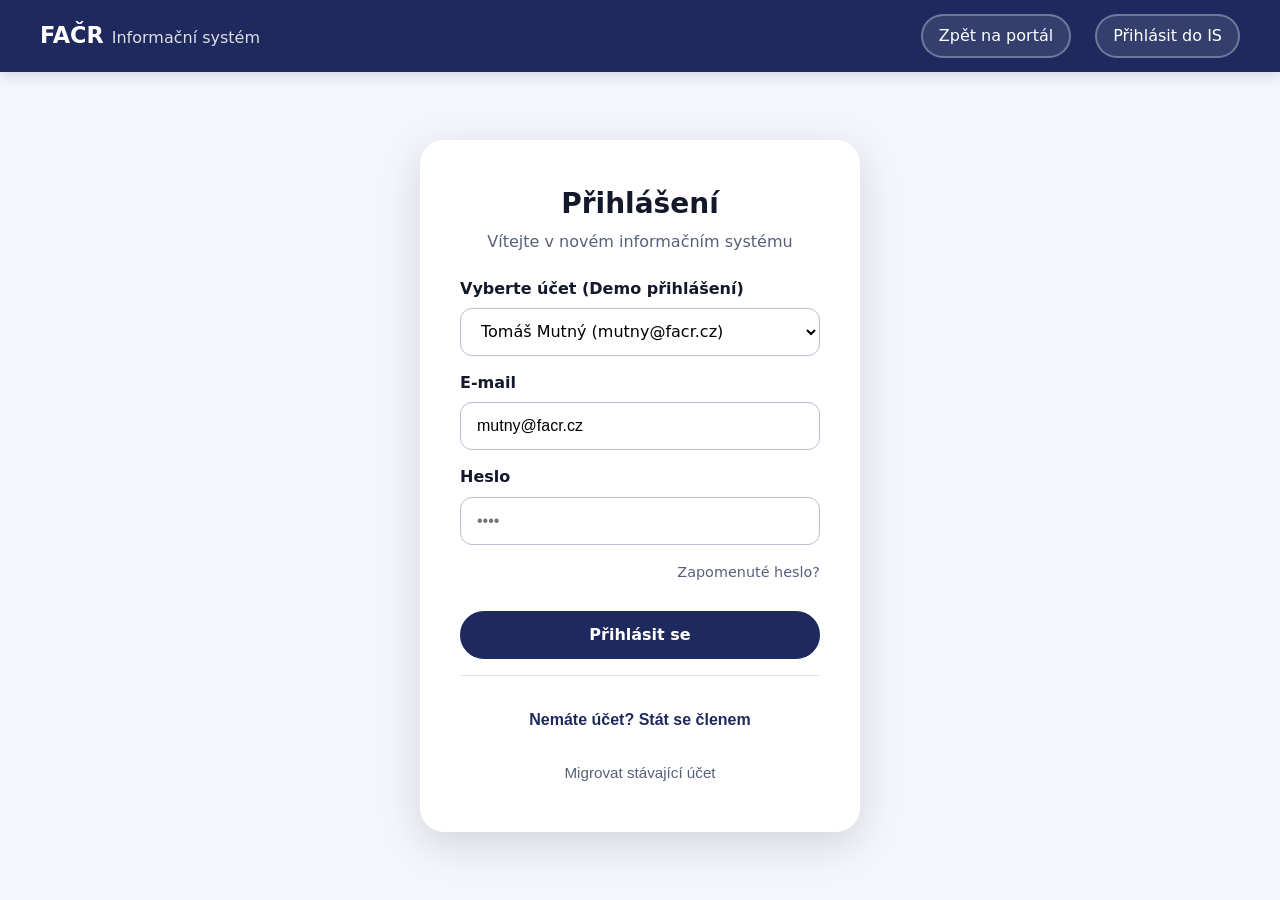
<file: referee.html>
<!doctype html>
<html lang="cs">
<head>
<meta charset="utf-8">
<meta name="viewport" content="width=device-width, initial-scale=1">
<title>Panel rozhodčího – IS FAČR</title>
<script>
  const role = localStorage.getItem('facr-role');
  if (role !== 'referee') {
    window.location.href = role === 'club' ? 'dashboard.html' : 'login.html';
  }
</script>
<link rel="stylesheet" href="css/styles.css">
<style>
  .table-wrapper { overflow-x: auto; background: var(--card); border-radius: var(--radius); box-shadow: 0 1px 3px rgba(20,24,43,.12); margin-bottom: 24px; }
  .data-table { width: 100%; border-collapse: collapse; min-width: 600px; }
  .data-table th, .data-table td { padding: 16px; text-align: left; border-bottom: 1px solid var(--line); }
  .data-table th { background: #f8f9fc; color: var(--muted); font-weight: 600; font-size: 0.9rem; }
  .data-table tr:last-child td { border-bottom: none; }
  .data-table tbody tr:hover { background: var(--surface); }
  .badge-link { display: inline-flex; align-items: center; justify-content: center; background: var(--primary); color: #fff; text-decoration: none; font-weight: 600; font-size: 0.9rem; padding: 6px 16px; border-radius: 20px; min-height: 36px; }
  .badge-link:hover { opacity: 0.9; }

  .search-result-card { display: flex; gap: 20px; align-items: center; background: var(--card); padding: 24px; border-radius: var(--radius); box-shadow: 0 4px 12px rgba(20,24,43,0.1); border: 1px solid var(--line); margin-top: 16px; }
  .sr-avatar { width: 80px; height: 80px; background: var(--surface); border-radius: 12px; display: grid; place-items: center; font-size: 2rem; color: var(--primary); font-weight: 700; border: 2px solid var(--line); flex-shrink: 0; }
  .sr-info p { margin: 4px 0; font-size: 0.95rem; }
</style>
</head>
<body>

<div class="layout">
  <nav class="side" aria-label="Hlavní navigace">
    <a href="portal.html" class="brand" style="display: block; padding: 0; min-height: auto; border-radius: 0; background: transparent; text-decoration: none;">FAČR <span>informační systém</span></a>
    <a href="referee.html" aria-current="page">Moje delegace</a>
    <a href="public-league.html">Soutěže a tabulky</a>
    <a href="public-players.html">Databáze hráčů</a>
    <a href="portal.html">Veřejný portál</a>
    <button type="button" class="link-btn" onclick="resetAllMatches()">Resetovat všechny zápisy</button>
    
    <div style="margin-top: auto; padding: 16px; background: rgba(0,0,0,0.15); border-radius: 12px;">
      <div style="font-size: 0.85rem; opacity: 0.8; margin-bottom: 2px;">Přihlášen jako:</div>
      <div id="ref-sidebar-name" style="font-weight: 600; margin-bottom: 16px;">Rozhodčí</div>
      <a href="login.html" onclick="localStorage.removeItem('facr-role'); localStorage.removeItem('facr-user-id');" style="display: flex; align-items: center; justify-content: center; background: rgba(255,255,255,0.15); border: 1px solid rgba(255,255,255,0.2); border-radius: 8px; color: #fff; text-decoration: none; min-height: 36px; font-weight: 500; font-size: 0.9rem;">
        Odhlásit se
      </a>
    </div>
  </nav>

  <main class="main">
    <header class="head">
      <div>
        <p class="muted">Osobní profil rozhodčího</p>
        <h1 id="title">Načítání...</h1>
      </div>
    </header>

    <!-- Ověření totožnosti hráče -->
    <section aria-labelledby="search-h" style="margin-bottom: 32px;">
      <h2 id="search-h" style="margin-bottom: 16px;">Ověření totožnosti hráče před utkáním</h2>
      <form id="ref-search-form" style="display: flex; gap: 12px; background: var(--card); padding: 20px; border-radius: var(--radius); box-shadow: 0 1px 3px rgba(20,24,43,.12);">
        <input type="text" id="ref-search-input" placeholder="Zadejte ID nebo příjmení hráče (např. 'Adámek')..." style="flex: 1; min-height: var(--target); padding: 0 16px; font: inherit; border: 1px solid var(--line); border-radius: 12px;" required>
        <button type="submit" class="btn">Ověřit v registru</button>
      </form>
      <div id="ref-search-result"></div>
    </section>

    <!-- Tabulka delegací -->
    <section aria-labelledby="utkani-h">
      <h2 id="utkani-h" style="margin-bottom: 16px;">Moje delegace (Přiřazená utkání)</h2>
      <div class="table-wrapper">
        <table class="data-table">
          <thead>
            <tr>
              <th>Datum a čas</th>
              <th>Zápas</th>
              <th>Soutěž / Kolo</th>
              <th>Role</th>
              <th>Akce</th>
            </tr>
          </thead>
          <tbody id="delegations-body">
            <!-- Vygenerováno podle přihlášeného rozhodčího -->
          </tbody>
        </table>
      </div>
    </section>
  </main>
</div>

<script src="js/db.js"></script>
<script>
  // 1. Načtení profilu a delegací přihlášeného rozhodčího
  const currentUser = getCurrentUser();
  if (currentUser) {
    document.getElementById('title').textContent = currentUser.name.replace(' (Rozhodčí)', '');
    document.getElementById('ref-sidebar-name').textContent = currentUser.name;

    const myMatches = db.matches.filter(m => m.refereeId === currentUser.id);
    const tbody = document.getElementById('delegations-body');

    if (myMatches.length === 0) {
      tbody.innerHTML = '<tr><td colspan="5" class="muted">Nemáte přiřazeny žádné delegace.</td></tr>';
    } else {
      tbody.innerHTML = myMatches.map(m => {
        const isPlayed = m.status === 'played';
        const actionBtn = isPlayed
          ? `<a href="public-match.html?id=${m.id}" class="btn outline small" style="min-height: 36px; padding: 0 16px; display: inline-flex; align-items: center;">Uzavřeno (Detail)</a>`
          : `<a href="index.html?id=${m.id}" class="badge-link">Otevřít zápis</a>`;

        return `
          <tr>
            <td><strong>${m.date}</strong></td>
            <td>${getClubName(m.homeId)} – ${getClubName(m.awayId)}</td>
            <td class="muted">${db.league.name}<br>${m.round}. kolo</td>
            <td><span class="chip" style="font-weight: 700;">Hlavní rozhodčí</span></td>
            <td>${actionBtn}</td>
          </tr>
        `;
      }).join('');
    }
  }

  // 2. Ověření totožnosti hráče
  document.getElementById('ref-search-form').addEventListener('submit', (e) => {
    e.preventDefault();
    const query = document.getElementById('ref-search-input').value.trim().toLowerCase();
    const resultBox = document.getElementById('ref-search-result');
    
    const player = db.players.find(p => p.name.toLowerCase().includes(query) || p.id === query);
    
    if (player) {
      const initials = player.name.split(' ').map(n => n[0]).join('').substring(0, 2).toUpperCase();
      const clubName = getClubName(player.clubId);
      
      resultBox.innerHTML = `
        <div class="search-result-card">
          <div class="sr-avatar">${initials}</div>
          <div class="sr-info">
            <h3 style="margin: 0 0 8px; font-size: 1.25rem;">${player.name}</h3>
            <p><span class="muted">ID člena:</span> <strong>${player.id}</strong></p>
            <p><span class="muted">Klub:</span> ${clubName}</p>
            <p><span class="muted">Ročník:</span> ${player.year}</p>
            <p style="margin-top: 8px;"><span class="chip ok">Fotografie platná (Ověřeno)</span> <span class="chip ok">Aktivní členství</span></p>
          </div>
        </div>
      `;
    } else {
      resultBox.innerHTML = `
        <div style="padding: 20px; background: var(--warn-bg); color: var(--warn); border-radius: var(--radius); margin-top: 16px; font-weight: 500;">
          Hráč nebyl v registrech FAČR nalezen. Zkontrolujte prosím zadání.
        </div>
      `;
    }
  });
</script>
</body>
</html>
</file>
<file: css/styles.css>
/* Design tokeny: barvy vychází z nového IS FAČR, tvary z Material Design 3 */
:root {
  --primary: #1E2A5E;
  --on-primary: #fff;
  --surface: #F4F6FB;
  --card: #fff;
  --text: #14182B;
  --muted: #566079;
  --line: #E1E4EE;
  --ok-bg: #DDF3E4;  --ok: #0B5D2E;
  --warn-bg: #FFE9C7; --warn: #6B3F00;
  --danger: #B3261E;
  --yellow: #F5C400;
  --radius: 16px;
  --target: 48px; /* minimální velikost dotykového prvku */
  font-family: system-ui, "Segoe UI", Roboto, sans-serif;
}
* { box-sizing: border-box; }
body { margin: 0; background: var(--surface); color: var(--text); line-height: 1.4; }
h1 { margin: 4px 0 0; font-size: 2rem; }
h2 { margin: 0; font-size: 1.25rem; }
p { margin: 0; }
.muted { color: var(--muted); }

.layout { display: grid; grid-template-columns: 240px 1fr; min-height: 100vh; }
.side { background: var(--primary); color: #fff; padding: 24px 16px; display: flex; flex-direction: column; gap: 4px; }
.brand { font-size: 1.4rem; font-weight: 700; margin: 0 0 20px 16px; }
.brand span { display: block; font-size: .9rem; font-weight: 400; opacity: .85; }
.side a { display: flex; align-items: center; min-height: var(--target); padding: 0 16px; border-radius: 24px; color: #fff; text-decoration: none; }
.side a[aria-current] { background: rgba(255,255,255,.18); font-weight: 600; }
.side a:hover { background: rgba(255,255,255,.1); }
.link-btn { margin-top: auto; background: none; border: 0; color: #fff; text-decoration: underline; min-height: var(--target); cursor: pointer; font: inherit; }

.main { padding: 32px 40px; display: flex; flex-direction: column; gap: 20px; }
.head { display: flex; justify-content: space-between; align-items: flex-start; gap: 16px; flex-wrap: wrap; }
.actions { display: flex; align-items: center; gap: 12px; flex-wrap: wrap; }
.card { background: var(--card); border-radius: var(--radius); padding: 20px; box-shadow: 0 1px 3px rgba(20,24,43,.12); }
.card-head { display: flex; justify-content: space-between; align-items: center; margin-bottom: 8px; gap: 12px; }
.grid { display: grid; grid-template-columns: 1.5fr 1fr; gap: 20px; align-items: start; }
.col { display: flex; flex-direction: column; gap: 20px; }

.btn { min-height: var(--target); padding: 0 24px; border: 2px solid var(--primary); border-radius: 24px; background: var(--primary); color: var(--on-primary); font: inherit; font-weight: 600; cursor: pointer; }
.btn.outline { background: #fff; color: var(--primary); }
.btn:disabled { background: var(--line); border-color: var(--line); color: var(--muted); cursor: not-allowed; }
.btn.small { min-height: 44px; padding: 0 16px; }
:focus-visible { outline: 3px solid #4A63D6; outline-offset: 2px; }

.chip { display: inline-flex; align-items: center; padding: 4px 10px; border-radius: 8px; background: var(--line); color: #3B4260; font-size: .9rem; font-weight: 500; }
.chip.ok { background: var(--ok-bg); color: var(--ok); }
.chip.warn { background: var(--warn-bg); color: var(--warn); }

.stepper { list-style: none; margin: 0; display: flex; gap: 8px; }
.stepper li { flex: 1; display: flex; align-items: center; gap: 10px; color: var(--muted); }
.dot { width: 28px; height: 28px; border-radius: 50%; background: var(--line); color: #3B4260; display: grid; place-items: center; font-size: .85rem; font-weight: 600; flex: none; }
.stepper .done .dot { background: var(--primary); color: #fff; }
.stepper .current { color: var(--text); font-weight: 600; }
.stepper .current .dot { background: #fff; color: var(--primary); border: 3px solid var(--primary); }

.mark { display: inline-block; width: 12px; height: 16px; border-radius: 2px; margin-right: 8px; vertical-align: -2px; background: var(--primary); }
.mark.yellow { background: var(--yellow); } .mark.red { background: var(--danger); }
.empty { padding: 24px 0; color: var(--muted); }

.checks { list-style: none; margin: 8px 0 12px; padding: 0; }
.checks li { display: flex; justify-content: space-between; align-items: center; gap: 12px; padding: 12px 0; border-top: 1px solid var(--line); }
.checks small { display: block; color: var(--muted); }

/* --- Form styles (Odměny & Zpráva) --- */
.form-stacked { display: flex; flex-direction: column; gap: 12px; margin-top: 12px; }
.form-stacked label { display: flex; justify-content: space-between; align-items: center; font-weight: 500; }
.form-stacked input, .form-stacked textarea { font: inherit; padding: 8px 12px; border: 1px solid #B9BFD3; border-radius: 12px; background: #fff; }
.form-stacked input { width: 120px; text-align: right; }
.form-stacked textarea { width: 100%; resize: vertical; margin-top: 4px; }
.form-stacked input:focus, .form-stacked textarea:focus { outline: 3px solid #4A63D6; outline-offset: 1px; }
.form-stacked input:disabled, .form-stacked textarea:disabled { background: var(--surface); color: var(--muted); cursor: not-allowed; }

/* --- Sestavy (Lineups) --- */
.lineups { display: grid; grid-template-columns: 1fr 1fr; gap: 32px; margin-top: 12px; }
.lineup-col h3 { margin: 0 0 12px 0; font-size: 1.05rem; border-bottom: 2px solid var(--line); padding-bottom: 8px; }
.lineup-list { list-style: none; padding: 0; margin: 0 0 16px; font-size: .95rem; }
.lineup-list li { padding: 8px 0; border-bottom: 1px solid var(--line); display: flex; justify-content: space-between; }
.lineup-confirm { display: flex; align-items: center; gap: 12px; padding: 16px; background: var(--surface); border-radius: 12px; font-weight: 600; cursor: pointer; border: 1px solid var(--line); }
.lineup-confirm input { width: 24px; height: 24px; cursor: pointer; accent-color: var(--primary); }

dialog { border: 0; border-radius: 24px; padding: 24px; width: min(560px, 94vw); box-shadow: 0 8px 32px rgba(20,24,43,.3); }
dialog::backdrop { background: rgba(20,24,43,.55); }
dialog h2 { margin-bottom: 12px; }
fieldset { border: 0; padding: 0; margin: 0 0 14px; }
legend { font-weight: 600; color: var(--muted); padding: 0; margin-bottom: 6px; }
fieldset[hidden] { display: none; }
.seg { display: flex; flex-wrap: wrap; gap: 8px; }
.seg legend { width: 100%; }
.pgrid { display: grid; grid-template-columns: repeat(6, 1fr); gap: 8px; }
.choice { position: relative; }
.choice input { position: absolute; opacity: 0; inset: 0; }
.choice span { display: grid; place-items: center; min-height: var(--target); padding: 0 14px; border: 1px solid #B9BFD3; border-radius: 12px; cursor: pointer; font-weight: 500; }
.pgrid .choice span { padding: 0; border-radius: 24px; font-weight: 600; }
.choice input:checked + span { background: var(--primary); border-color: var(--primary); color: #fff; }
.choice input:focus-visible + span { outline: 3px solid #4A63D6; outline-offset: 2px; }
.minute { display: flex; align-items: center; gap: 12px; font-weight: 600; }
.minute input { width: 96px; min-height: var(--target); font: inherit; font-size: 1.2rem; padding: 0 12px; border: 1px solid #B9BFD3; border-radius: 12px; }
.error { color: var(--danger); min-height: 1.4em; margin: 8px 0; font-weight: 500; }
.dlg-actions { display: flex; justify-content: flex-end; gap: 12px; margin-top: 8px; }

@media (max-width: 820px) {
  .layout { grid-template-columns: 1fr; }
  .side { display: none; }
  .grid { grid-template-columns: 1fr; }
  .lineups { grid-template-columns: 1fr; gap: 24px; }
  .main { padding: 20px 16px; }
  .stepper { flex-wrap: wrap; }
  .pgrid { grid-template-columns: repeat(5, 1fr); }
}
@media print { .side, .actions, #add, .tl-actions, .lineup-confirm, #rewards-form button, #report-form button { display: none; } .layout { display: block; } .card { box-shadow: none; border: 1px solid #000; } }

/* --- Vylepšené Sestavy (Hráči) --- */
.roster-title { margin: 16px 0 8px 0; font-size: 0.9rem; text-transform: uppercase; color: var(--muted); letter-spacing: 0.5px; }
.player-row { display: flex; align-items: center; gap: 12px; }
.p-num { display: inline-flex; align-items: center; justify-content: center; width: 32px; height: 32px; background: var(--surface); border-radius: 50%; font-weight: 700; color: var(--primary); font-size: 0.85rem; }
.p-name { font-weight: 500; }
.lineup-list.staff li { display: grid; grid-template-columns: 80px 1fr; gap: 8px; border-bottom: none; padding: 4px 0; }

/* --- Správa sestavy a realizační tým --- */
.roster-header { display: grid; grid-template-columns: 50px 1fr 32px 32px 32px 36px; gap: 8px; font-weight: 600; font-size: 0.8rem; color: var(--muted); margin-bottom: 8px; padding: 0 4px; text-align: center; }
.roster-header span:nth-child(2) { text-align: left; }
.roster-edit-list { display: flex; flex-direction: column; gap: 8px; max-height: 40vh; overflow-y: auto; margin-bottom: 16px; padding: 4px; }
.roster-edit-row { display: grid; grid-template-columns: 50px 1fr 32px 32px 32px 36px; gap: 8px; align-items: center; }
.roster-edit-row input[type="text"], .roster-edit-row input[type="number"] { width: 100%; min-height: 36px; padding: 0 4px; border: 1px solid #B9BFD3; border-radius: 8px; font: inherit; text-align: center; }
.roster-edit-row input[type="text"] { text-align: left; padding: 0 8px; }
.roster-edit-row input[type="checkbox"] { width: 18px; height: 18px; margin: 0 auto; display: block; accent-color: var(--primary); cursor: pointer; }
.del-btn { background: none; border: none; color: var(--danger); font-size: 1.5rem; line-height: 1; cursor: pointer; padding: 0; display: grid; place-items: center; border-radius: 8px; }
.del-btn:hover { background: var(--warn-bg); }
.add-player-box { display: grid; grid-template-columns: 50px 1fr auto; gap: 8px; padding-top: 16px; border-top: 1px solid var(--line); margin-bottom: 8px; }
.add-player-box input { min-height: 36px; padding: 0 8px; border: 1px solid #B9BFD3; border-radius: 8px; font: inherit; }

.staff-label { display: flex; flex-direction: column; gap: 4px; font-size: 0.85rem; font-weight: 600; color: var(--muted); margin-bottom: 12px; }
.staff-label input { min-height: 40px; padding: 0 12px; border: 1px solid var(--line); border-radius: 8px; font: inherit; color: var(--text); }
.staff-label input:disabled { background: var(--surface); cursor: not-allowed; border-color: transparent; }

/* Zamezení blikání kurzoru při Drag & Drop */
.player-row * {
  pointer-events: none;
}

/* =========================================
   MODERNÍ DESIGN A RESPONSIVITA (FACELIFT)
   ========================================= */

/* 1. Stylování "Karet" pro jednotlivé sekce zápisu */
.card, 
.panel {
  background: #ffffff;
  border-radius: 12px;
  box-shadow: 0 4px 12px rgba(0, 0, 0, 0.05); /* Jemný moderní stín */
  border: 1px solid rgba(0, 0, 0, 0.05);
  padding: 24px;
  margin-bottom: 24px;
  transition: box-shadow 0.2s ease;
}

.card:hover, 
.panel:hover {
  box-shadow: 0 6px 16px rgba(0, 0, 0, 0.08);
}

/* 2. Krásnější inputy a tlačítka */
input[type="text"], 
input[type="number"], 
select, 
textarea {
  border: 1px solid #E2E8F0;
  border-radius: 8px;
  padding: 10px 14px;
  font-family: inherit;
  transition: all 0.2s;
  background-color: #F8FAFC;
}

input:focus, 
select:focus, 
textarea:focus {
  border-color: var(--primary);
  background-color: #ffffff;
  box-shadow: 0 0 0 3px rgba(74, 99, 214, 0.15);
  outline: none;
}

/* 3. Vizuální značky pro Události (Karty, Góly) */
.mark.yellow {
  display: inline-block;
  width: 12px;
  height: 16px;
  background: #F59E0B;
  border-radius: 2px;
  margin-right: 6px;
  vertical-align: middle;
}

.mark.red {
  display: inline-block;
  width: 12px;
  height: 16px;
  background: #EF4444;
  border-radius: 2px;
  margin-right: 6px;
  vertical-align: middle;
}

/* 4. Responzivní design (Zobrazení na mobilu a tabletu) */
@media (max-width: 992px) {
  /* Změna rozložení ze dvou sloupců na jeden (Domácí nad Hosty) */
  #lineups {
    display: flex;
    flex-direction: column;
    gap: 24px;
  }
  
  .lineup-col {
    width: 100%;
    border-right: none;
  }
  
  /* Celkové rozložení stránky s ohledem na levý panel */
  body {
    flex-direction: column;
  }
  
  nav.side {
    width: 100%;
    min-height: auto;
    flex-direction: row;
    flex-wrap: wrap;
    padding: 16px;
  }
  
  /* Skrytí uživatelského panelu na mobilu, aby nezabíral místo nahoře */
  nav.side > div:last-child {
    display: none;
  }
}

/* =========================================
   ZÁPIS: výsledková tabule a časová osa
   ========================================= */
:root { --font-num: "Barlow Condensed", "Roboto Condensed", "Arial Narrow", system-ui, sans-serif; }
.sr-only, .tl-team { position: absolute; width: 1px; height: 1px; margin: -1px; padding: 0; overflow: hidden; clip: rect(0 0 0 0); white-space: nowrap; border: 0; }
#role-warning strong { color: var(--primary); }
#role-warning .lock { color: var(--danger); }

.scoreboard { display: grid; grid-template-columns: 1fr auto 1fr; grid-template-areas: "home score away" "meta meta meta"; align-items: center; column-gap: 32px; row-gap: 12px; background: var(--primary); color: #fff; border-radius: 12px; padding: 28px 32px 20px; }
.sb-home { grid-area: home; text-align: right; }
.sb-away { grid-area: away; text-align: left; }
.sb-team { font-family: var(--font-num); font-weight: 600; font-size: clamp(1.4rem, 2.6vw, 2.2rem); line-height: 1.1; }
.sb-score { grid-area: score; display: flex; align-items: center; gap: 12px; font-family: var(--font-num); font-weight: 700; font-size: clamp(3.5rem, 8vw, 6rem); line-height: 1; font-variant-numeric: tabular-nums; }
.sb-score span:not(.sb-sep) { min-width: 1.1ch; text-align: center; }
.sb-sep { opacity: .5; font-weight: 500; }
.sb-meta { grid-area: meta; display: flex; justify-content: center; align-items: center; gap: 16px; font-size: .95rem; color: rgba(255,255,255,.85); }
.sb-phase { background: var(--yellow); color: var(--text); font-weight: 600; padding: 4px 12px; border-radius: 8px; }

.stepper .dot { font-family: var(--font-num); font-size: 1rem; }
.stepper .done .dot { background: #D9DEF0; color: var(--primary); }
.stepper .current .dot { background: var(--primary); color: #fff; border: 0; box-shadow: 0 0 0 3px var(--yellow); }

.timeline { list-style: none; margin: 8px 0 0; padding: 0; position: relative; }
.timeline::before { content: ""; position: absolute; left: 50%; top: 0; bottom: 0; width: 2px; margin-left: -1px; background: var(--line); }
.timeline.is-empty::before { display: none; }
.tl-item { display: grid; grid-template-columns: 1fr 64px 1fr; align-items: start; padding: 10px 0; position: relative; }
.tl-min { grid-column: 2; grid-row: 1; justify-self: center; z-index: 1; width: 52px; text-align: center; background: var(--card); padding: 2px 0; font-family: var(--font-num); font-weight: 700; font-size: 1.3rem; line-height: 1.2; font-variant-numeric: tabular-nums; color: var(--primary); }
.tl-ev { grid-row: 1; display: flex; flex-direction: column; gap: 6px; }
.tl-item.home .tl-ev { grid-column: 1; align-items: flex-end; text-align: right; }
.tl-item.away .tl-ev { grid-column: 3; align-items: flex-start; text-align: left; }
.tl-ev p { margin: 0; }
.tl-row { display: flex; align-items: center; gap: 8px; }
.tl-note { color: var(--muted); font-size: .9rem; }
.tl-item.home .tl-row { flex-direction: row-reverse; }
.jersey { display: inline-grid; place-items: center; flex: none; width: 30px; height: 30px; border-radius: 50%; background: var(--surface); color: var(--primary); font-family: var(--font-num); font-weight: 700; font-size: 1.05rem; font-variant-numeric: tabular-nums; }
.tl-ico { flex: none; display: inline-block; }
.tl-ico.goal { width: 14px; height: 14px; border-radius: 50%; border: 2px solid var(--primary); background: radial-gradient(circle, var(--primary) 0 30%, #fff 34%); }
.tl-ico.yellow, .tl-ico.red { width: 11px; height: 15px; border-radius: 2px; }
.tl-ico.yellow { background: var(--yellow); }
.tl-ico.red { background: var(--danger); }
.tl-arrow { font-weight: 700; width: 14px; text-align: center; }
.tl-arrow.out { color: var(--danger); }
.tl-arrow.in { color: var(--ok); }
.tl-actions { display: flex; gap: 8px; margin-top: 4px; }
.tl-half { display: flex; justify-content: center; padding: 10px 0; position: relative; z-index: 1; }
.tl-half span { background: var(--primary); color: #fff; font-family: var(--font-num); font-weight: 600; font-size: 1.05rem; padding: 2px 16px; border-radius: 8px; font-variant-numeric: tabular-nums; }

@media (max-width: 820px) {
  .scoreboard { grid-template-columns: 1fr 1fr; grid-template-areas: "score score" "home away" "meta meta"; padding: 20px 16px 16px; column-gap: 16px; }
  .sb-score { justify-self: center; }
  .sb-home { text-align: left; }
  .sb-away { text-align: right; }
  .sb-meta { flex-wrap: wrap; }
  .timeline::before { left: 28px; }
  .tl-item { grid-template-columns: 56px 1fr; }
  .tl-min { grid-column: 1; justify-self: start; width: 56px; }
  .tl-item.home .tl-ev, .tl-item.away .tl-ev { grid-column: 2; align-items: flex-start; text-align: left; }
  .tl-item.home .tl-row { flex-direction: row; }
  .tl-team { position: static; width: auto; height: auto; margin: 0; overflow: visible; clip: auto; white-space: normal; color: var(--muted); font-size: .85rem; }
  .tl-half { justify-content: flex-start; padding-left: 4px; }
}
@media print {
  .scoreboard { background: #fff; color: #000; border: 1px solid #000; }
  .sb-phase { background: none; border: 1px solid #000; color: #000; }
  .tl-half span { background: none; border: 1px solid #000; color: #000; }
}
</file>
